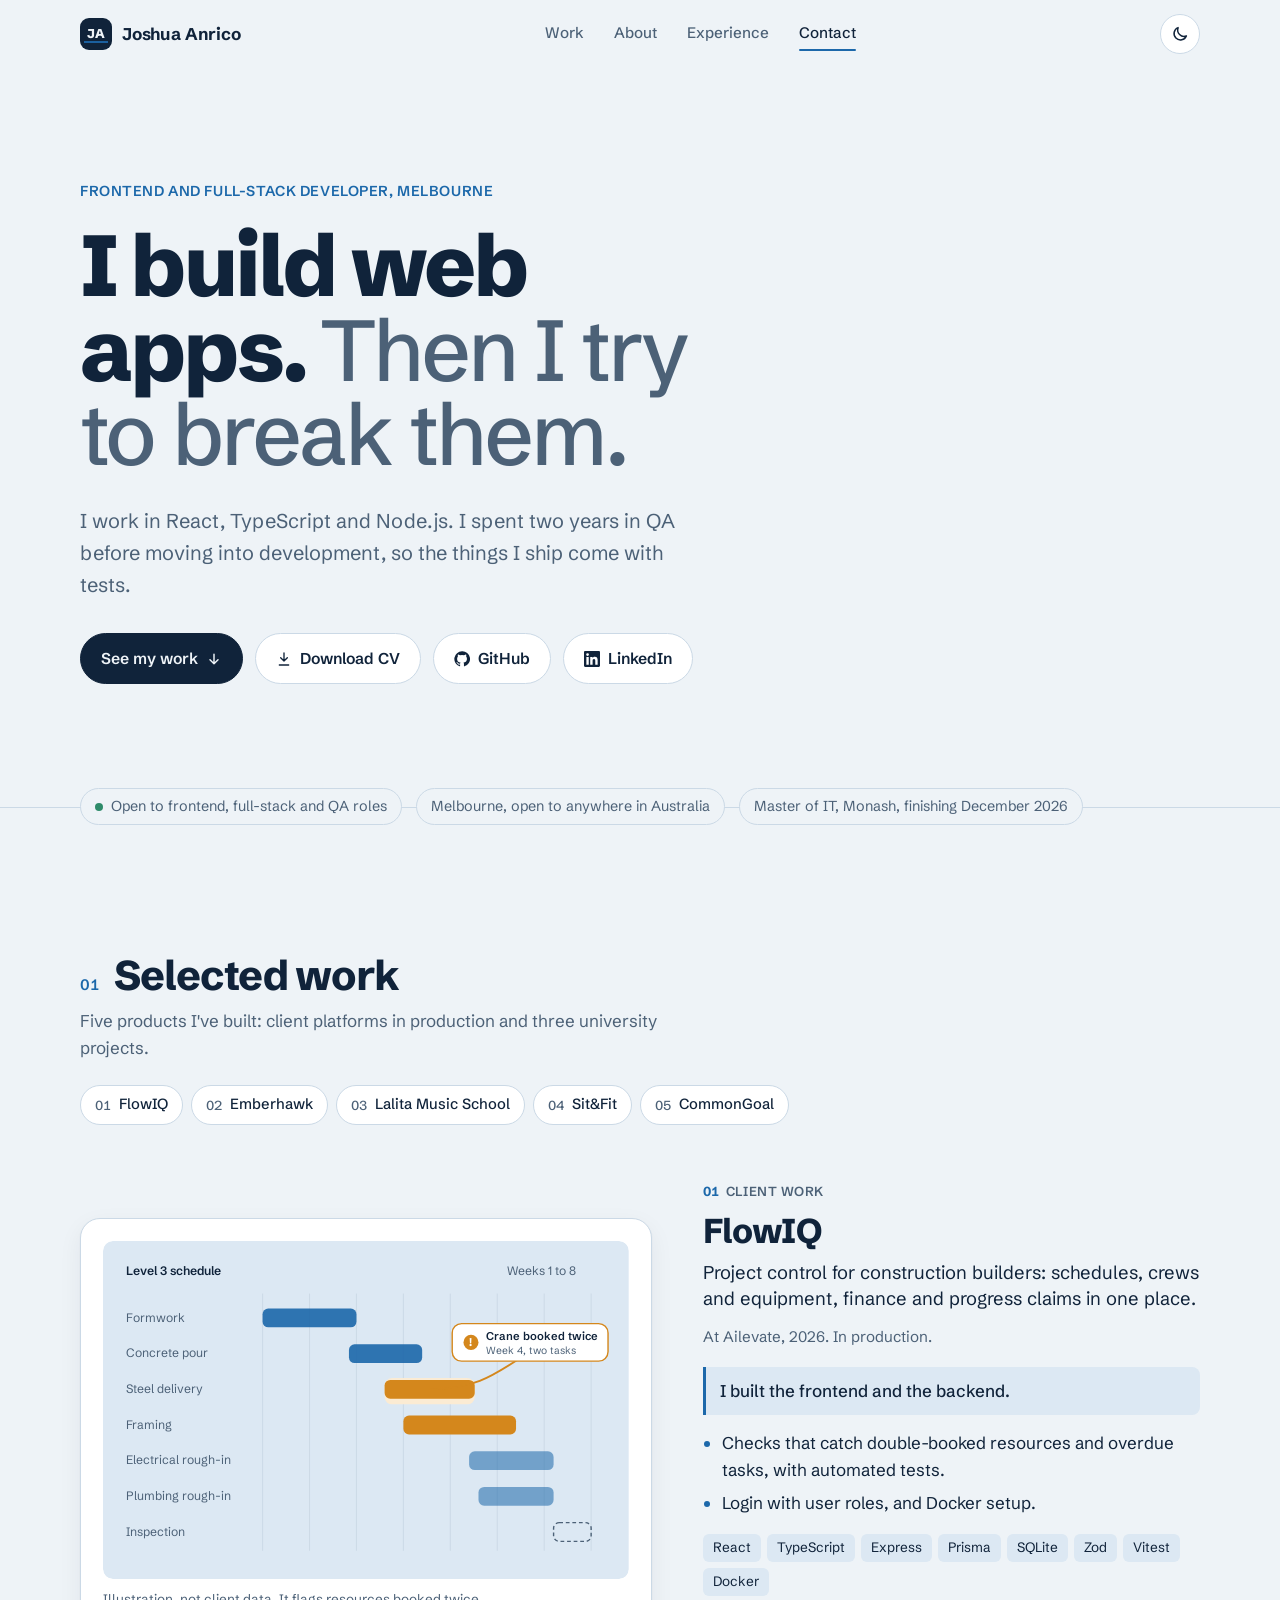
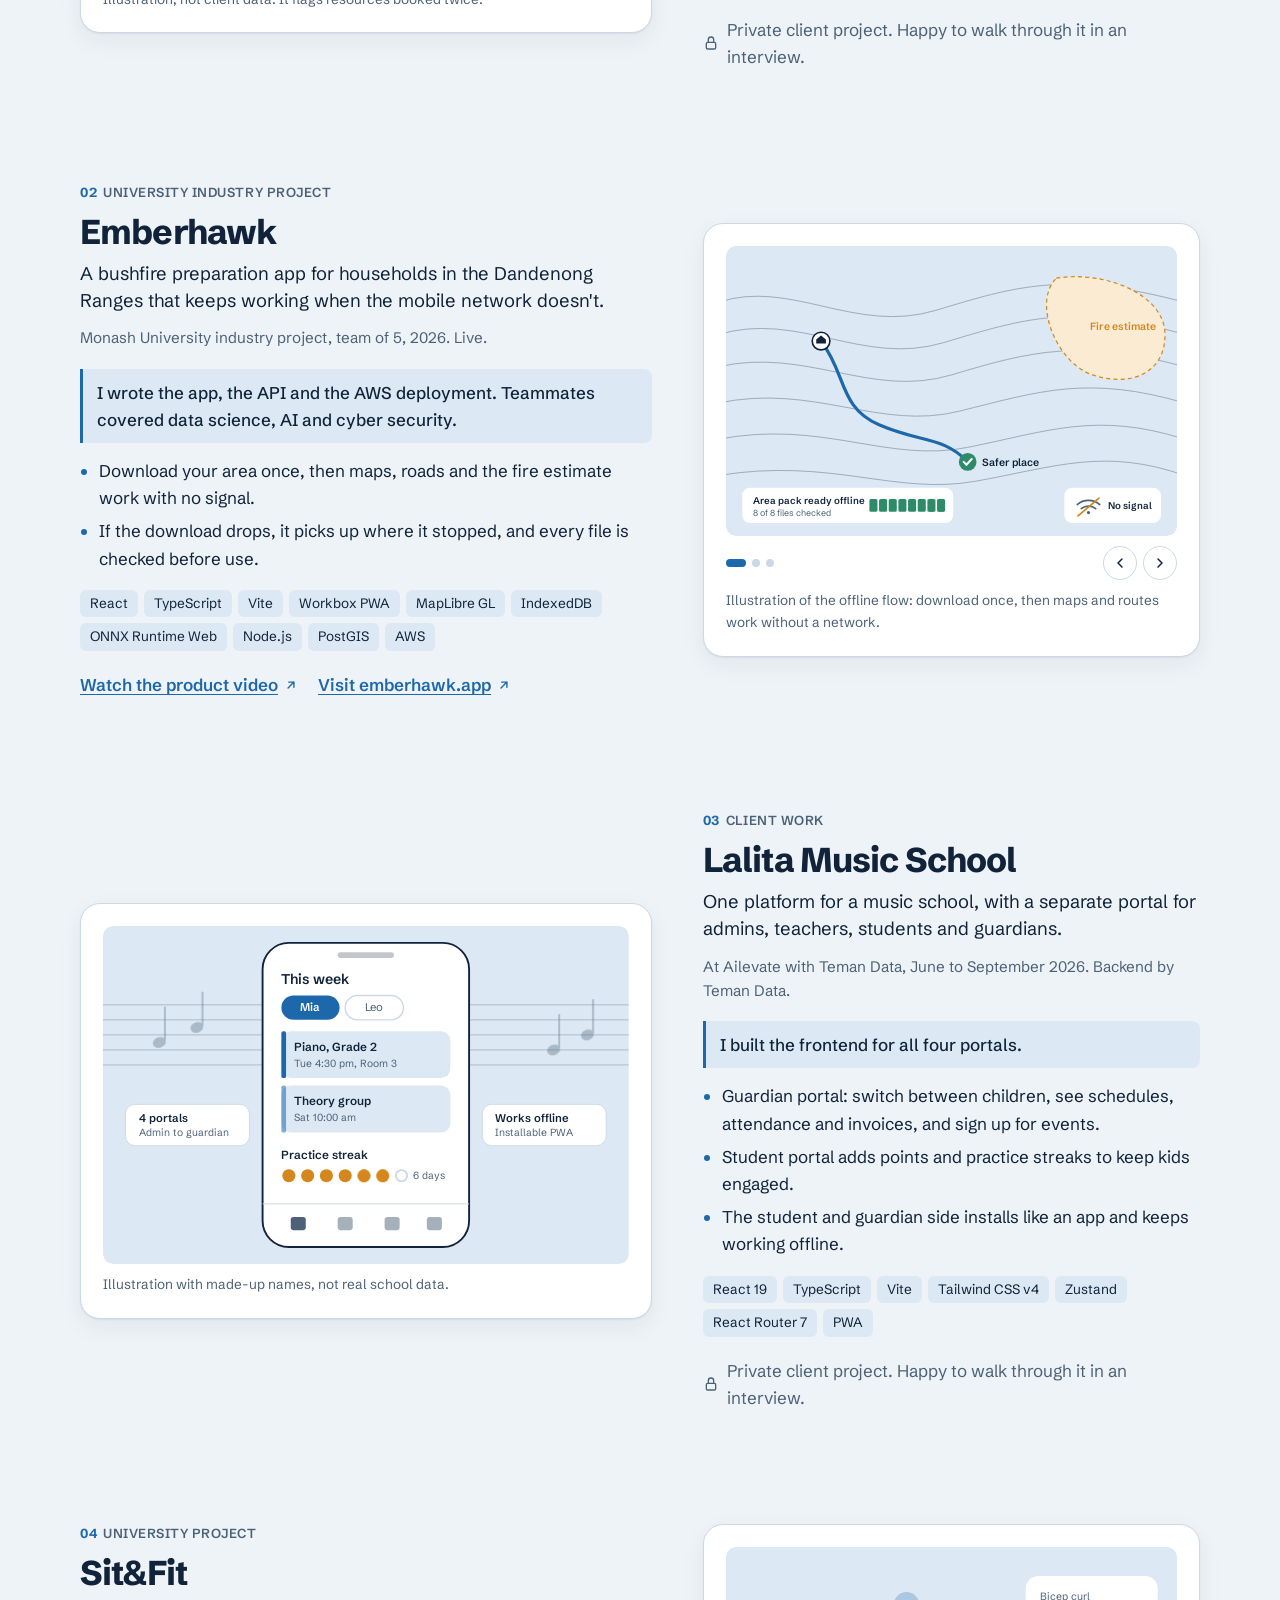
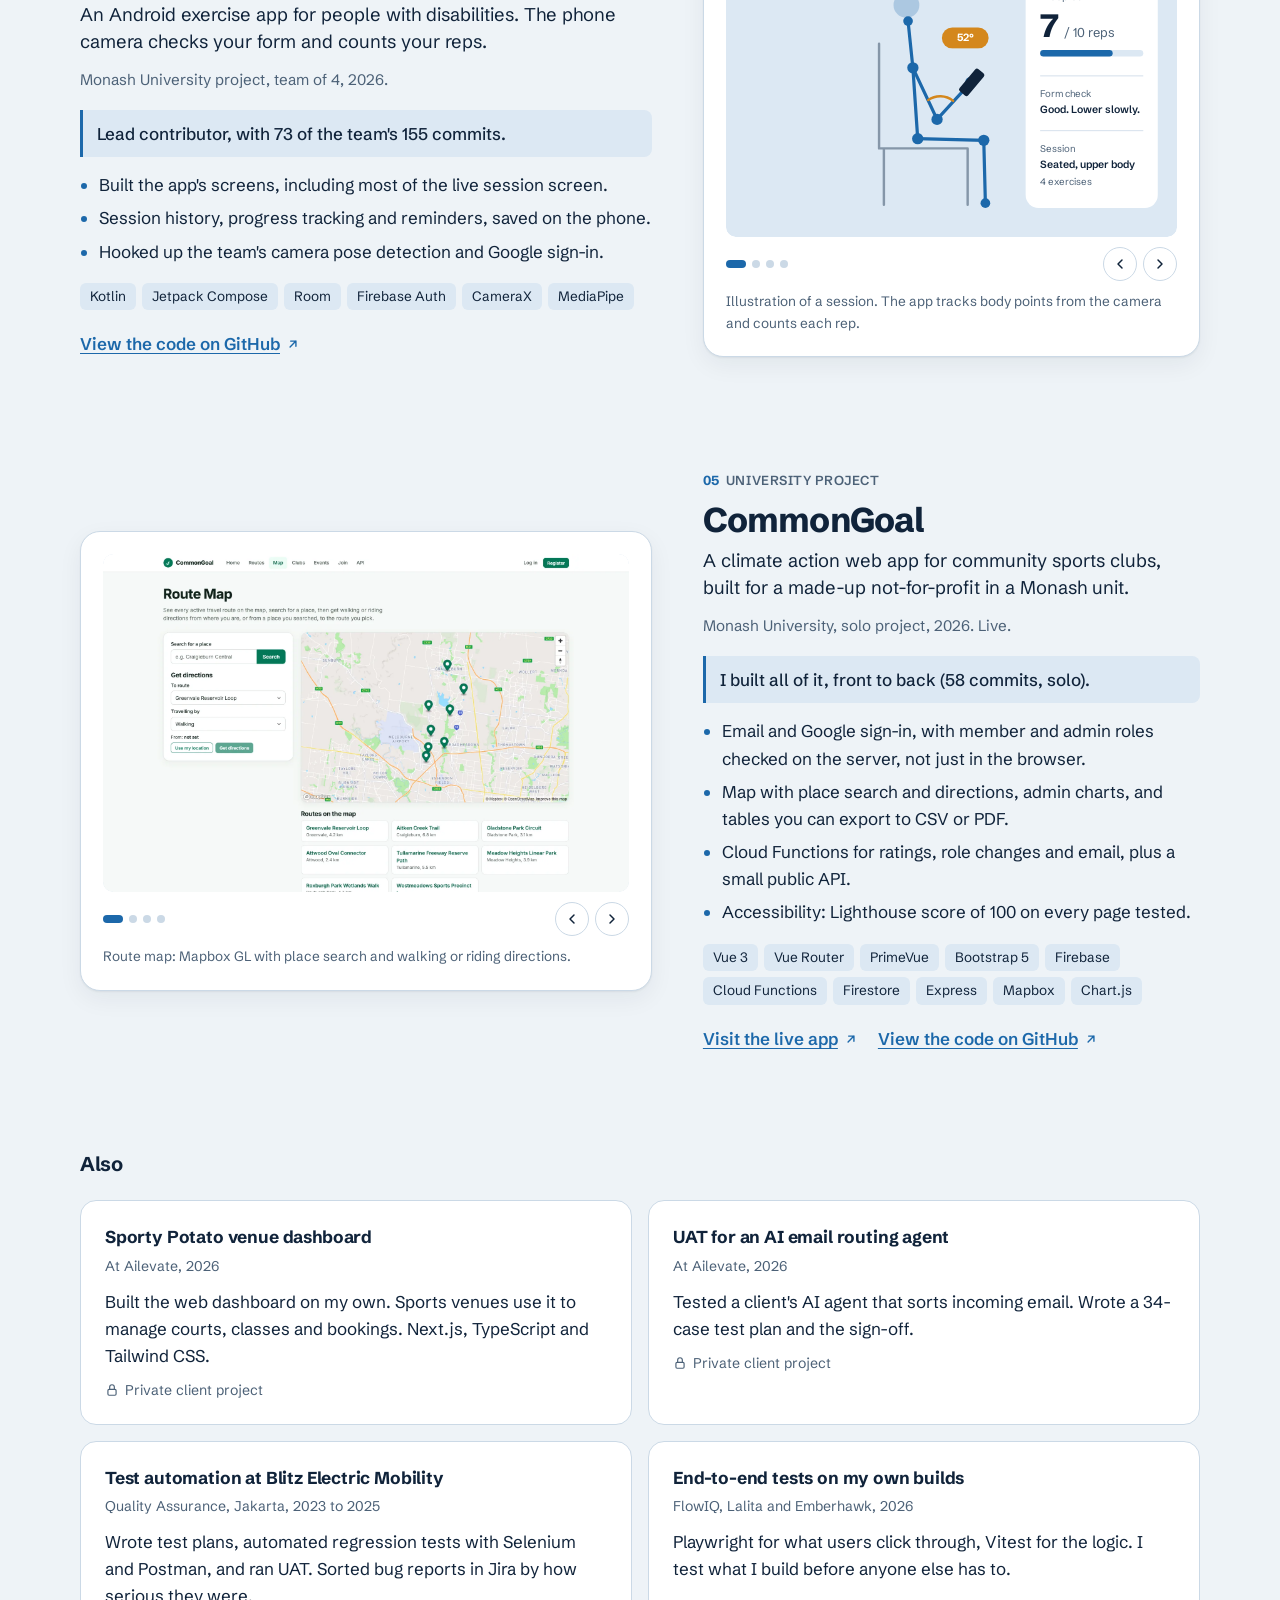
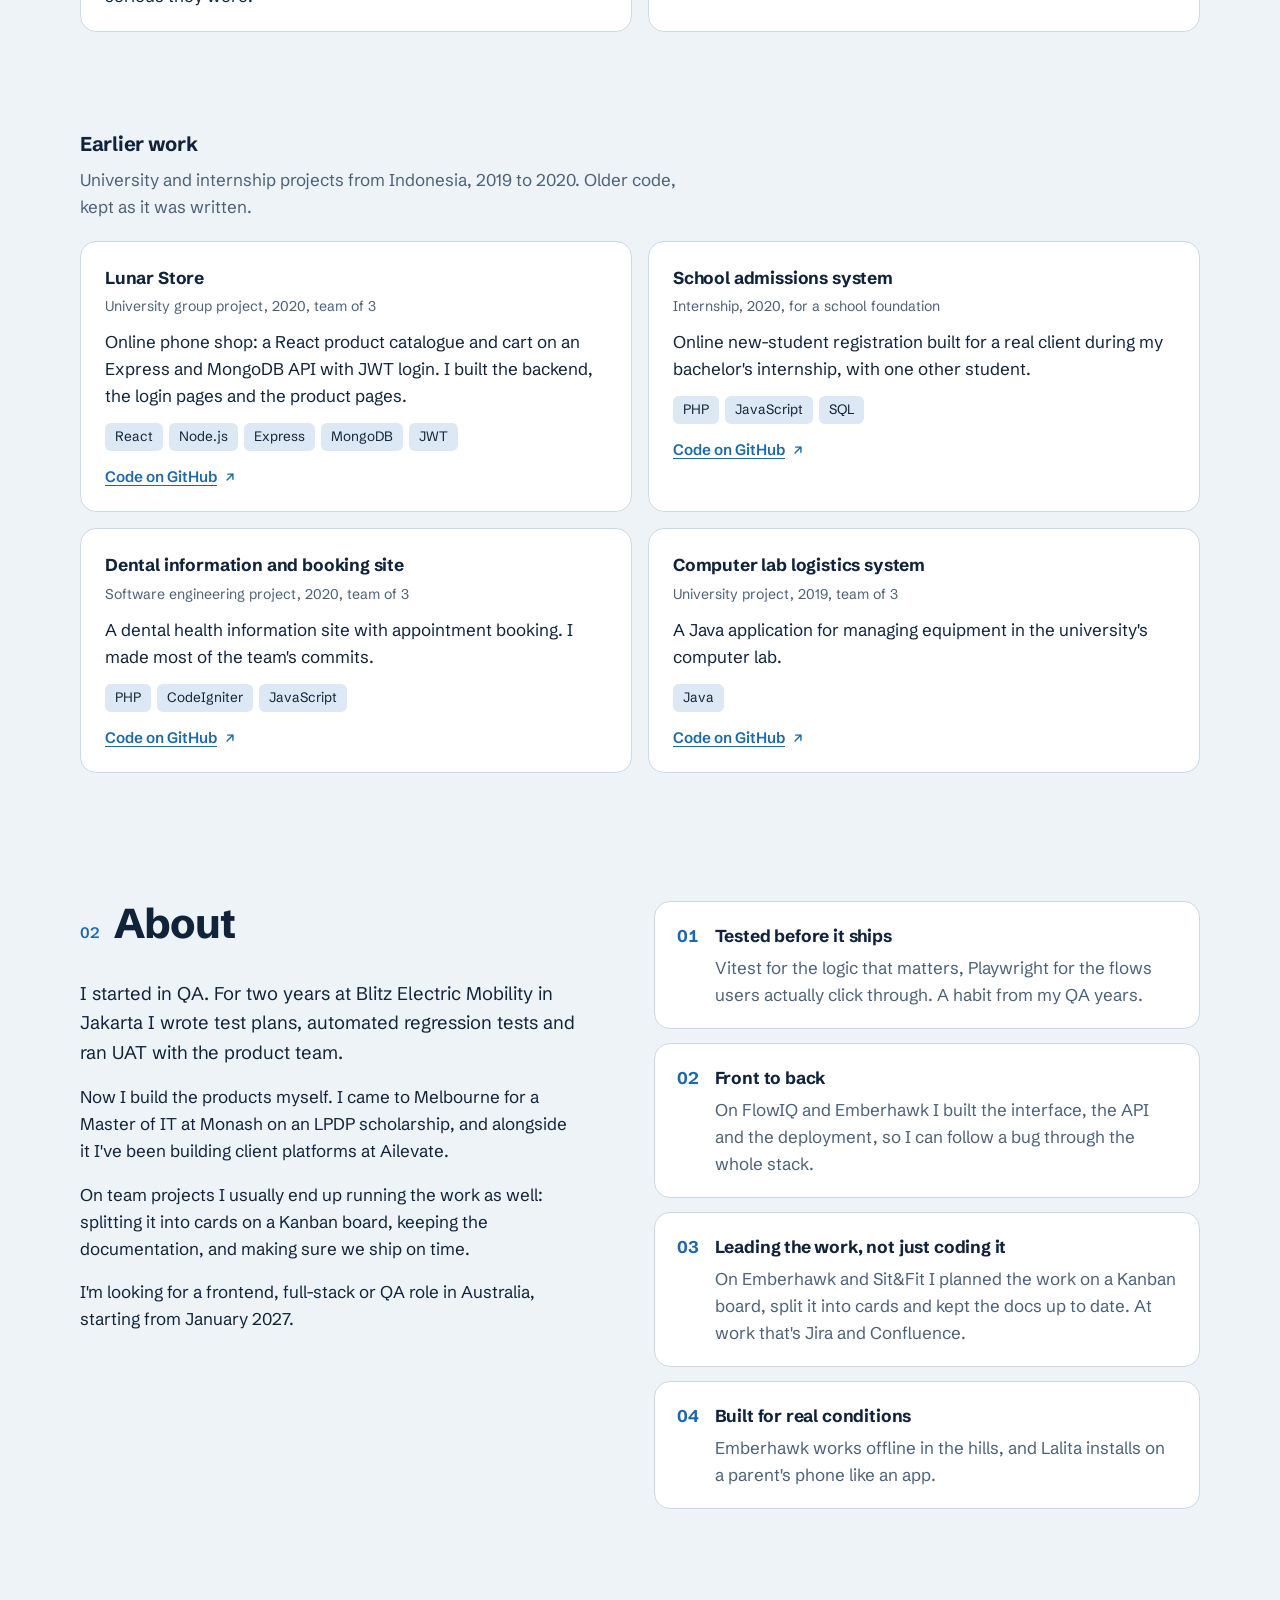
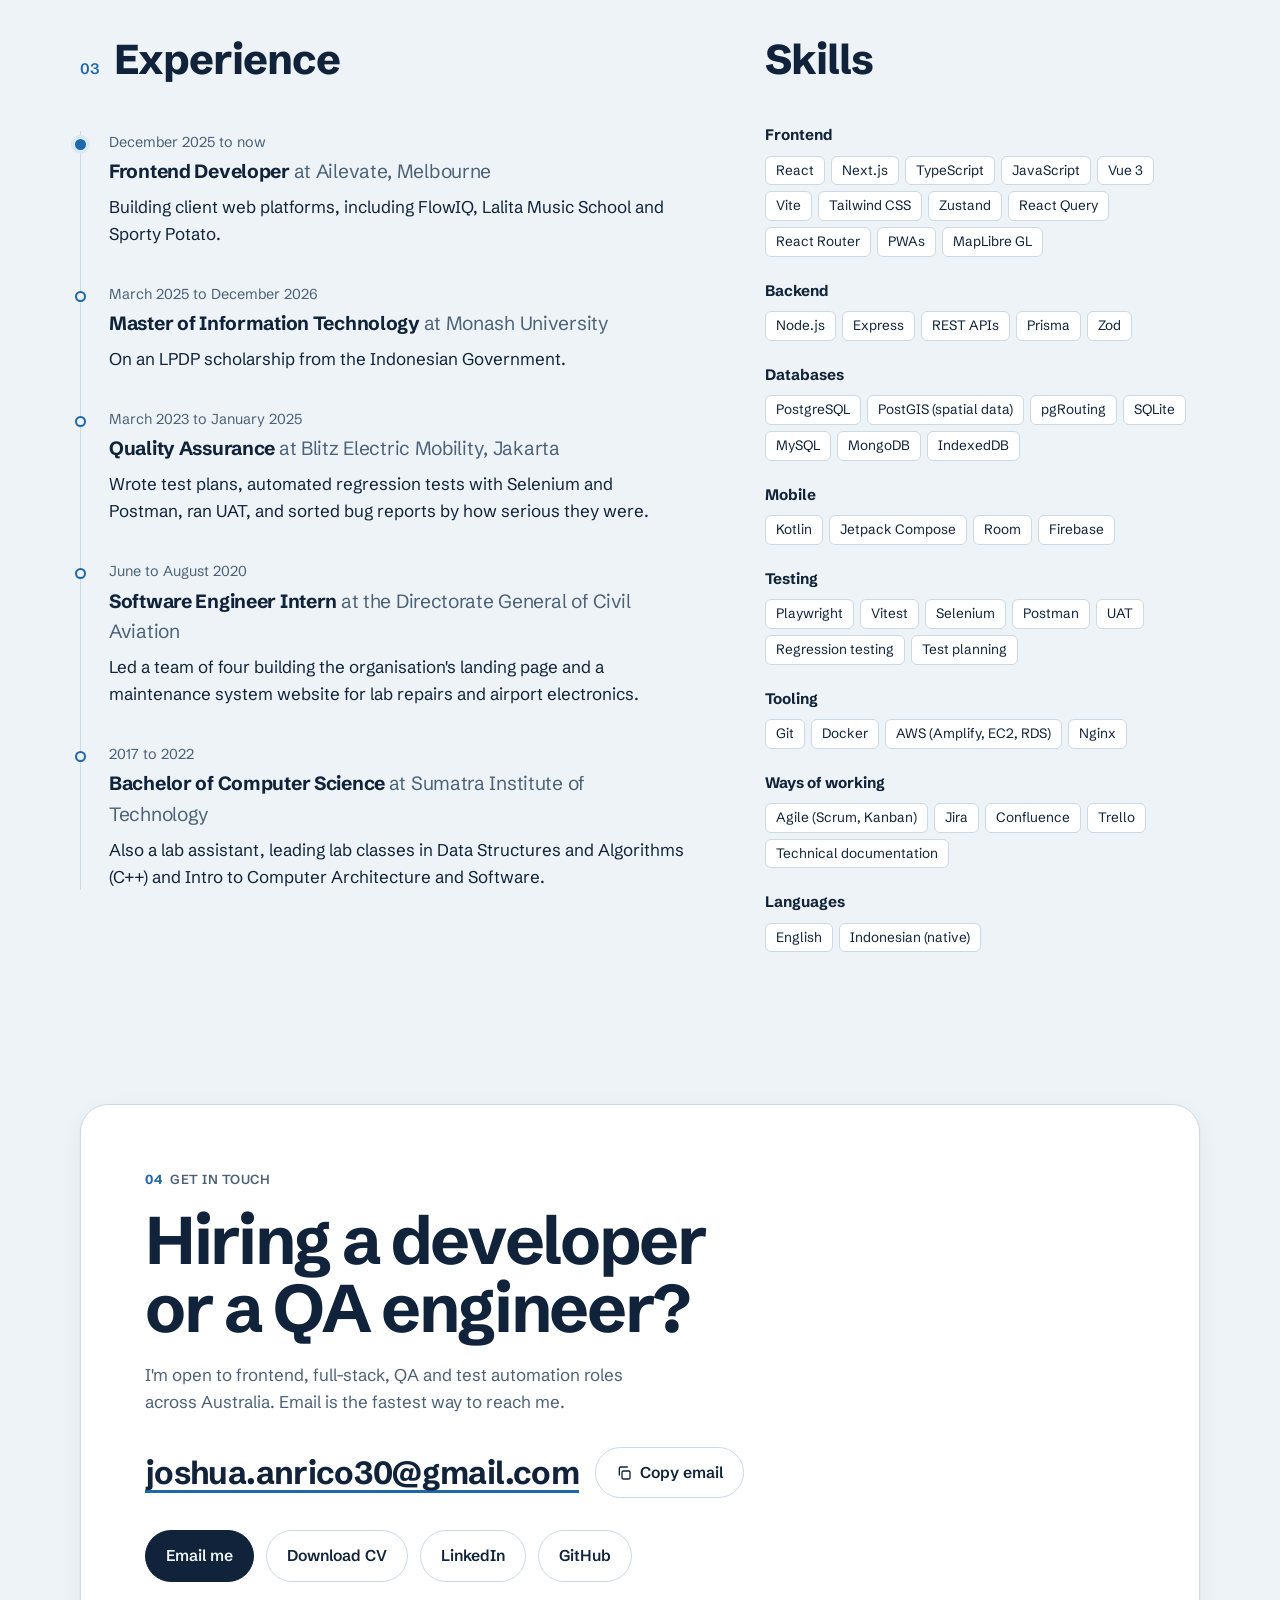
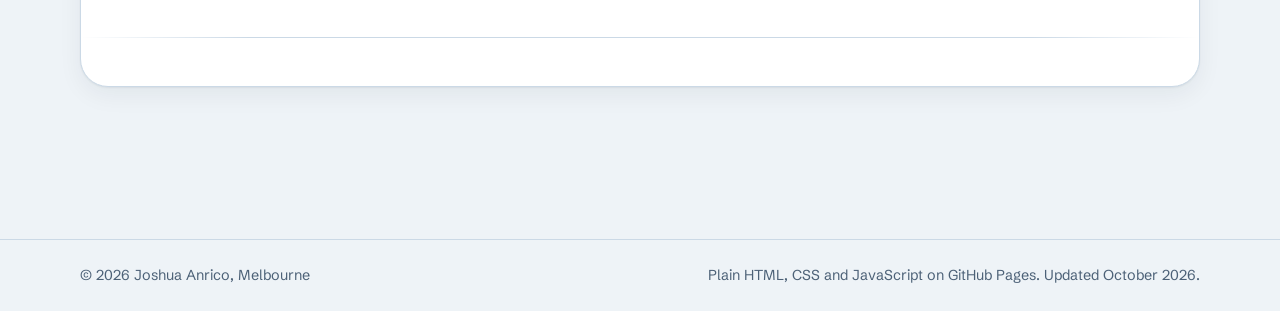
<file: index.html>
<!doctype html>
<html lang="en">
<head>
<meta charset="utf-8">
<meta name="viewport" content="width=device-width, initial-scale=1">
<title>Joshua Anrico | Frontend and full-stack developer</title>
<meta name="description" content="Joshua Anrico, frontend and full-stack developer in Melbourne. React, TypeScript and Node.js, with two years of QA experience.">
<meta name="author" content="Laurensius Joshua Anrico Agustinus">
<meta name="theme-color" content="#EEF3F7" media="(prefers-color-scheme: light)">
<meta name="theme-color" content="#0C1725" media="(prefers-color-scheme: dark)">
<link rel="canonical" href="https://joshuaanrico.github.io/">
<meta property="og:title" content="Joshua Anrico | Frontend and full-stack developer">
<meta property="og:description" content="React, TypeScript and Node.js. Melbourne, open to roles across Australia.">
<meta property="og:type" content="website">
<meta property="og:url" content="https://joshuaanrico.github.io/">
<meta name="twitter:card" content="summary">
<link rel="icon" href="favicon.svg" type="image/svg+xml">
<link rel="preconnect" href="https://fonts.googleapis.com">
<link rel="preconnect" href="https://fonts.gstatic.com" crossorigin>
<link href="https://fonts.googleapis.com/css2?family=Schibsted+Grotesk:ital,wght@0,400..900;1,400..700&display=swap" rel="stylesheet">
<link rel="stylesheet" href="css/style.css">
<script>
  // Runs before the page paints: apply the saved theme so there is no flash
  document.documentElement.classList.add('js');
  try {
    var saved = localStorage.getItem('theme');
    if (saved === 'light' || saved === 'dark') document.documentElement.setAttribute('data-theme', saved);
  } catch (e) {}
</script>
<script type="application/ld+json">
{
  "@context": "https://schema.org",
  "@type": "Person",
  "name": "Laurensius Joshua Anrico Agustinus",
  "alternateName": "Joshua Anrico",
  "jobTitle": "Frontend and full-stack developer",
  "url": "https://joshuaanrico.github.io/",
  "email": "mailto:joshua.anrico30@gmail.com",
  "address": { "@type": "PostalAddress", "addressLocality": "Melbourne", "addressRegion": "VIC", "addressCountry": "AU" },
  "alumniOf": ["Monash University", "Sumatra Institute of Technology"],
  "sameAs": ["https://github.com/joshuaanrico", "https://www.linkedin.com/in/joshuaanrico"]
}
</script>
</head>
<body>
<a class="skip" href="#main">Skip to content</a>

<header class="site-head">
  <div class="wrap head-row">
    <a class="brand" href="#top" aria-label="Joshua Anrico, back to top"><span class="mark" aria-hidden="true">JA</span>Joshua Anrico</a>
    <nav class="nav" id="nav" aria-label="Main">
      <ul>
        <li><a href="#work">Work</a></li>
        <li><a href="#about">About</a></li>
        <li><a href="#experience">Experience</a></li>
        <li><a href="#contact">Contact</a></li>
      </ul>
    </nav>
    <div class="head-tools">
      <button class="icon-btn theme-btn" type="button" aria-label="Switch between light and dark mode">
        <svg class="i-moon" viewBox="0 0 24 24" fill="none" stroke="currentColor" stroke-width="2" stroke-linecap="round" stroke-linejoin="round" aria-hidden="true"><path d="M20.5 14.5A8.5 8.5 0 0 1 9.5 3.5a8.5 8.5 0 1 0 11 11z"/></svg>
        <svg class="i-sun" viewBox="0 0 24 24" fill="none" stroke="currentColor" stroke-width="2" stroke-linecap="round" aria-hidden="true"><circle cx="12" cy="12" r="4.5"/><path d="M12 2v2.5M12 19.5V22M2 12h2.5M19.5 12H22M4.9 4.9l1.8 1.8M17.3 17.3l1.8 1.8M4.9 19.1l1.8-1.8M17.3 6.7l1.8-1.8"/></svg>
      </button>
      <button class="icon-btn menu-btn" type="button" aria-expanded="false" aria-controls="nav" aria-label="Open menu">
        <svg class="i-open" viewBox="0 0 24 24" fill="none" stroke="currentColor" stroke-width="2" stroke-linecap="round" aria-hidden="true"><path d="M4 7h16M4 12h16M4 17h16"/></svg>
        <svg class="i-close" viewBox="0 0 24 24" fill="none" stroke="currentColor" stroke-width="2" stroke-linecap="round" aria-hidden="true"><path d="M6 6l12 12M18 6L6 18"/></svg>
      </button>
    </div>
  </div>
</header>

<main id="main">
  <!-- HERO -->
  <section class="hero" id="top">
    <div class="wrap">
      <p class="eyebrow">Frontend and full-stack developer, Melbourne</p>
      <h1>I build web apps. <span class="soft">Then I try to break them.</span></h1>
      <p class="hero-sub">I work in React, TypeScript and Node.js. I spent two years in QA before moving into development, so the things I ship come with tests.</p>
      <div class="actions">
        <a class="btn primary" href="#work">
          See my work
          <svg viewBox="0 0 24 24" fill="none" stroke="currentColor" stroke-width="2.2" stroke-linecap="round" stroke-linejoin="round" aria-hidden="true"><path d="M12 5v14M6 13l6 6 6-6"/></svg>
        </a>
        <a class="btn" href="Joshua-Anrico-CV.pdf" download>
          <svg viewBox="0 0 24 24" fill="none" stroke="currentColor" stroke-width="2" stroke-linecap="round" stroke-linejoin="round" aria-hidden="true"><path d="M12 3v12M7 10l5 5 5-5M5 21h14"/></svg>
          Download CV
        </a>
        <a class="btn" href="https://github.com/joshuaanrico" rel="me">
          <svg viewBox="0 0 24 24" fill="currentColor" aria-hidden="true"><path d="M12 .5a11.5 11.5 0 0 0-3.64 22.41c.58.1.79-.25.79-.56v-2c-3.2.7-3.88-1.37-3.88-1.37-.52-1.33-1.28-1.69-1.28-1.69-1.05-.72.08-.7.08-.7 1.16.08 1.77 1.19 1.77 1.19 1.03 1.77 2.7 1.26 3.36.96.1-.75.4-1.26.73-1.55-2.55-.29-5.24-1.28-5.24-5.69 0-1.26.45-2.28 1.19-3.09-.12-.29-.52-1.46.11-3.05 0 0 .97-.31 3.17 1.18a11 11 0 0 1 5.77 0c2.2-1.49 3.17-1.18 3.17-1.18.63 1.59.23 2.76.11 3.05.74.81 1.19 1.83 1.19 3.09 0 4.42-2.7 5.39-5.26 5.68.41.36.78 1.06.78 2.14v3.17c0 .31.21.67.8.56A11.5 11.5 0 0 0 12 .5z"/></svg>
          GitHub
        </a>
        <a class="btn" href="https://www.linkedin.com/in/joshuaanrico" rel="me">
          <svg viewBox="0 0 24 24" fill="currentColor" aria-hidden="true"><path d="M20.45 20.45h-3.56v-5.57c0-1.33-.03-3.04-1.85-3.04-1.86 0-2.14 1.45-2.14 2.95v5.66H9.34V9h3.42v1.56h.05c.48-.9 1.64-1.85 3.38-1.85 3.61 0 4.28 2.38 4.28 5.47v6.27zM5.34 7.43a2.06 2.06 0 1 1 0-4.13 2.06 2.06 0 0 1 0 4.13zM7.12 20.45H3.56V9h3.56v11.45zM22.22 0H1.77C.79 0 0 .77 0 1.73v20.54C0 23.23.79 24 1.77 24h20.45c.98 0 1.78-.77 1.78-1.73V1.73C24 .77 23.2 0 22.22 0z"/></svg>
          LinkedIn
        </a>
      </div>
    </div>
    <div class="horizon" aria-label="Current status">
      <div class="wrap">
        <span class="pill"><span class="dot" aria-hidden="true"></span>Open to frontend, full-stack and QA roles</span>
        <span class="pill">Melbourne, open to anywhere in Australia</span>
        <span class="pill">Master of IT, Monash, finishing December 2026</span>
      </div>
    </div>
  </section>

  <!-- WORK -->
  <section class="section" id="work">
    <div class="wrap">
      <div class="reveal">
        <div class="section-head"><span class="num">01</span><h2>Selected work</h2></div>
        <p class="lede">Five products I've built: client platforms in production and three university projects.</p>
        <ul class="jump" aria-label="Jump to a project">
          <li><a href="#flowiq"><span>01</span>FlowIQ</a></li>
          <li><a href="#emberhawk"><span>02</span>Emberhawk</a></li>
          <li><a href="#lalita"><span>03</span>Lalita Music School</a></li>
          <li><a href="#sitfit"><span>04</span>Sit&amp;Fit</a></li>
          <li><a href="#commongoal"><span>05</span>CommonGoal</a></li>
        </ul>
      </div>

      <div class="projects">

        <!-- FLOWIQ -->
        <article class="project" id="flowiq">
          <figure class="figure">
            <!-- To use a real screenshot instead, replace this <svg> with: <img src="img/flowiq.png" alt="FlowIQ schedule view" loading="lazy"> -->
            <svg viewBox="0 0 560 360" role="img" aria-label="Illustration of a construction schedule. Two tasks booked on the same crane overlap and are flagged as a conflict.">
              <rect class="ill-bg" x="0" y="0" width="560" height="360" rx="10"/>
              <text class="ill-text-ink" x="24" y="36">Level 3 schedule</text>
              <text class="ill-text" x="430" y="36">Weeks 1 to 8</text>
              <g class="ill-line" stroke-width="1">
                <path d="M170 56V330M220 56V330M270 56V330M320 56V330M370 56V330M420 56V330M470 56V330M520 56V330"/>
              </g>
              <g class="ill-text">
                <text x="24" y="86">Formwork</text>
                <text x="24" y="124">Concrete pour</text>
                <text x="24" y="162">Steel delivery</text>
                <text x="24" y="200">Framing</text>
                <text x="24" y="238">Electrical rough-in</text>
                <text x="24" y="276">Plumbing rough-in</text>
                <text x="24" y="314">Inspection</text>
              </g>
              <rect class="ill-accent" x="170" y="72" width="100" height="20" rx="6" opacity=".9"/>
              <rect class="ill-accent" x="262" y="110" width="78" height="20" rx="6" opacity=".9"/>
              <rect class="ill-signal-wash" x="300" y="146" width="96" height="28" rx="8"/>
              <rect class="ill-signal" x="300" y="148" width="96" height="20" rx="6"/>
              <rect class="ill-signal" x="320" y="186" width="120" height="20" rx="6"/>
              <rect class="ill-accent" x="390" y="224" width="90" height="20" rx="6" opacity=".55"/>
              <rect class="ill-accent" x="400" y="262" width="80" height="20" rx="6" opacity=".55"/>
              <rect class="ill-stroke-muted" x="480" y="300" width="40" height="20" rx="6" stroke-width="1.5" stroke-dasharray="4 3"/>
              <path class="ill-stroke-signal draw" pathLength="1" d="M348 158 C 400 158, 420 140, 452 120" stroke-width="2"/>
              <g class="pop" style="--d:1.1s">
                <rect class="ill-surface" x="372" y="88" width="166" height="40" rx="10" stroke="var(--signal)" stroke-width="1.5"/>
                <circle class="ill-signal" cx="392" cy="108" r="8"/>
                <text x="392" y="112" text-anchor="middle" style="font-size:12px;font-weight:700;fill:var(--surface)">!</text>
                <text class="ill-text-ink" x="408" y="105" style="font-size:12px">Crane booked twice</text>
                <text class="ill-text" x="408" y="120" style="font-size:11px">Week 4, two tasks</text>
              </g>
            </svg>
            <figcaption>Illustration, not client data. It flags resources booked twice.</figcaption>
          </figure>
          <div class="reveal">
            <p class="kind"><b>01</b>Client work</p>
            <h3>FlowIQ</h3>
            <p class="tagline">Project control for construction builders: schedules, crews and equipment, finance and progress claims in one place.</p>
            <p class="context">At Ailevate, 2026. In production.</p>
            <p class="role">I built the frontend and the backend.</p>
            <ul class="points">
              <li>Checks that catch double-booked resources and overdue tasks, with automated tests.</li>
              <li>Login with user roles, and Docker setup.</li>
            </ul>
            <ul class="tags" aria-label="Tech stack">
              <li>React</li><li>TypeScript</li><li>Express</li><li>Prisma</li><li>SQLite</li><li>Zod</li><li>Vitest</li><li>Docker</li>
            </ul>
            <div class="links">
              <span class="note">
                <svg viewBox="0 0 24 24" fill="none" stroke="currentColor" stroke-width="2" stroke-linecap="round" stroke-linejoin="round" aria-hidden="true"><rect x="5" y="11" width="14" height="10" rx="2"/><path d="M8 11V7a4 4 0 0 1 8 0v4"/></svg>
                Private client project. Happy to walk through it in an interview.
              </span>
            </div>
          </div>
        </article>

        <!-- EMBERHAWK -->
        <article class="project" id="emberhawk">
          <figure class="figure" data-gallery>
            <!-- Each .slide is one view. Arrows and dots appear by themselves once there are 2 or more.
                 Screenshot: <div class="slide" data-caption="..."><img src="img/emberhawk-1.png" alt="..." loading="lazy"></div>
                 Clip (muted loop, 10 to 20 s): <div class="slide" data-caption="..."><video src="img/emberhawk-offline.mp4" muted loop playsinline preload="metadata"></video></div> -->
            <div class="slides">
            <div class="slide" data-caption="Illustration of the offline flow: download once, then maps and routes work without a network.">
            <svg viewBox="0 0 560 360" role="img" aria-label="Illustration of a contour map with a route from a home to a safer place, and an area pack where every file has been verified for offline use.">
              <rect class="ill-bg" x="0" y="0" width="560" height="360" rx="10"/>
              <g class="ill-stroke-muted" stroke-width="1" opacity=".55">
                <path d="M-10 70 C 80 40, 160 110, 260 80 S 420 30, 570 70"/>
                <path d="M-10 110 C 90 80, 170 150, 270 120 S 430 70, 570 110"/>
                <path d="M-10 150 C 100 125, 180 190, 280 160 S 440 115, 570 150"/>
                <path d="M-10 195 C 110 170, 190 230, 290 205 S 450 160, 570 195"/>
                <path d="M-10 240 C 120 215, 200 270, 300 250 S 460 205, 570 240"/>
                <path d="M-10 285 C 130 262, 210 310, 310 292 S 470 250, 570 285"/>
              </g>
              <path class="ill-signal-wash" d="M410 40 C 470 30, 545 60, 545 110 C 545 160, 500 175, 455 160 C 410 145, 380 70, 410 40 Z"/>
              <path class="ill-stroke-signal" d="M410 40 C 470 30, 545 60, 545 110 C 545 160, 500 175, 455 160 C 410 145, 380 70, 410 40 Z" stroke-width="1.5" stroke-dasharray="5 4"/>
              <text class="ill-text" x="452" y="104" style="fill:var(--signal);font-weight:600">Fire estimate</text>
              <path class="ill-stroke-accent draw" pathLength="1" d="M118 118 C 150 160, 140 200, 190 222 S 270 236, 300 268" stroke-width="4" stroke-linecap="round"/>
              <circle class="ill-surface" cx="118" cy="118" r="11" stroke="var(--ink)" stroke-width="2"/>
              <path class="ill-ink" d="M112 121v-5l6-5 6 5v5z"/>
              <g class="pop" style="--d:1.2s">
                <circle class="ill-ok" cx="300" cy="268" r="11"/>
                <path d="M295 268l3.5 3.5 6.5-7" stroke="var(--surface)" stroke-width="2.5" fill="none" stroke-linecap="round"/>
                <text class="ill-text-ink" x="318" y="273">Safer place</text>
              </g>
              <rect class="ill-surface" x="20" y="300" width="262" height="44" rx="10"/>
              <text class="ill-text-ink" x="34" y="320" style="font-size:12px">Area pack ready offline</text>
              <text class="ill-text" x="34" y="335" style="font-size:11px">8 of 8 files checked</text>
              <g>
                <rect class="ill-ok" x="178" y="314" width="10" height="16" rx="2"/>
                <rect class="ill-ok" x="190" y="314" width="10" height="16" rx="2"/>
                <rect class="ill-ok" x="202" y="314" width="10" height="16" rx="2"/>
                <rect class="ill-ok" x="214" y="314" width="10" height="16" rx="2"/>
                <rect class="ill-ok" x="226" y="314" width="10" height="16" rx="2"/>
                <rect class="ill-ok" x="238" y="314" width="10" height="16" rx="2"/>
                <rect class="ill-ok pop" style="--d:1.3s" x="250" y="314" width="10" height="16" rx="2"/>
                <rect class="ill-ok pop" style="--d:1.45s" x="262" y="314" width="10" height="16" rx="2"/>
              </g>
              <g>
                <rect class="ill-surface" x="420" y="300" width="120" height="44" rx="10"/>
                <path class="ill-stroke-muted" d="M436 321c8-7 20-7 28 0M441 326c5-4 13-4 18 0" stroke-width="2" stroke-linecap="round"/>
                <circle class="ill-muted" cx="450" cy="331" r="2"/>
                <path class="ill-stroke-signal" d="M437 335L463 313" stroke-width="2.2" stroke-linecap="round"/>
                <text class="ill-text-ink" x="474" y="326" style="font-size:12px">No signal</text>
              </g>
            </svg>
            </div>
            <div class="slide" data-caption="Setup: welcome screen, choosing an address, then the local terrain and vegetation context. Shown with a public landmark address.">
              <img src="img/emberhawk-setup.webp" alt="Three Emberhawk phone screens: the welcome screen, the address picker with a map, and the Your place screen describing the slope and nearby bush." width="1680" height="1080" loading="lazy">
            </div>
            <div class="slide" data-caption="Confirming the roads you would use to leave, then the offline pack screen with the device offline.">
              <img src="img/emberhawk-ways-out.webp" alt="Two Emberhawk phone screens: a map with two ways out to confirm, and the offline pack screen with the status badge showing Offline." width="1680" height="1080" loading="lazy">
            </div>
            </div>
            <figcaption>Illustration of the offline flow: download once, then maps and routes work without a network.</figcaption>
          </figure>
          <div class="reveal">
            <p class="kind"><b>02</b>University industry project</p>
            <h3>Emberhawk</h3>
            <p class="tagline">A bushfire preparation app for households in the Dandenong Ranges that keeps working when the mobile network doesn't.</p>
            <p class="context">Monash University industry project, team of 5, 2026. Live.</p>
            <p class="role">I wrote the app, the API and the AWS deployment. Teammates covered data science, AI and cyber security.</p>
            <ul class="points">
              <li>Download your area once, then maps, roads and the fire estimate work with no signal.</li>
              <li>If the download drops, it picks up where it stopped, and every file is checked before use.</li>
            </ul>
            <ul class="tags" aria-label="Tech stack">
              <li>React</li><li>TypeScript</li><li>Vite</li><li>Workbox PWA</li><li>MapLibre GL</li><li>IndexedDB</li><li>ONNX Runtime Web</li><li>Node.js</li><li>PostGIS</li><li>AWS</li>
            </ul>
            <div class="links">
              <a href="https://drive.google.com/file/d/1NfiRi4_igYjI9IZdX4tDqjZrKb6BfHjS/view">Watch the product video
                <svg viewBox="0 0 24 24" fill="none" stroke="currentColor" stroke-width="2.4" stroke-linecap="round" stroke-linejoin="round" aria-hidden="true"><path d="M7 17L17 7M8 7h9v9"/></svg>
              </a>
              <a href="https://emberhawk.app">Visit emberhawk.app
                <svg viewBox="0 0 24 24" fill="none" stroke="currentColor" stroke-width="2.4" stroke-linecap="round" stroke-linejoin="round" aria-hidden="true"><path d="M7 17L17 7M8 7h9v9"/></svg>
              </a>
            </div>
          </div>
        </article>

        <!-- LALITA -->
        <article class="project" id="lalita">
          <figure class="figure">
            <svg viewBox="0 0 560 360" role="img" aria-label="Illustration of the guardian portal on a phone: switching between two children, this week's lessons, and a practice streak.">
              <rect class="ill-bg" x="0" y="0" width="560" height="360" rx="10"/>
              <g class="ill-stroke-muted" stroke-width="1" opacity=".35">
                <path d="M0 84H560M0 100H560M0 116H560M0 132H560M0 148H560"/>
              </g>
              <g class="ill-muted" opacity=".35">
                <ellipse cx="60" cy="124" rx="7" ry="5.5" transform="rotate(-20 60 124)"/><path d="M66 122V86" stroke="var(--muted)" stroke-width="2"/>
                <ellipse cx="100" cy="108" rx="7" ry="5.5" transform="rotate(-20 100 108)"/><path d="M106 106V70" stroke="var(--muted)" stroke-width="2"/>
                <ellipse cx="480" cy="132" rx="7" ry="5.5" transform="rotate(-20 480 132)"/><path d="M486 130V94" stroke="var(--muted)" stroke-width="2"/>
                <ellipse cx="516" cy="116" rx="7" ry="5.5" transform="rotate(-20 516 116)"/><path d="M522 114V78" stroke="var(--muted)" stroke-width="2"/>
              </g>
              <rect class="ill-surface" x="170" y="18" width="220" height="324" rx="28" stroke="var(--ink)" stroke-width="2"/>
              <rect class="ill-ink" x="250" y="28" width="60" height="6" rx="3" opacity=".25"/>
              <text class="ill-text-ink" x="190" y="62" style="font-size:15px">This week</text>
              <rect class="ill-accent" x="190" y="74" width="62" height="26" rx="13"/>
              <text class="ill-text-on" x="221" y="91" text-anchor="middle">Mia</text>
              <rect class="ill-surface" x="258" y="74" width="62" height="26" rx="13" stroke="var(--line)" stroke-width="1.5"/>
              <text class="ill-text" x="289" y="91" text-anchor="middle" style="font-size:12px">Leo</text>
              <rect class="ill-bg" x="190" y="112" width="180" height="50" rx="10"/>
              <rect class="ill-accent" x="190" y="112" width="5" height="50" rx="2"/>
              <text class="ill-text-ink" x="204" y="133" style="font-size:12.5px">Piano, Grade 2</text>
              <text class="ill-text" x="204" y="150" style="font-size:11px">Tue 4:30 pm, Room 3</text>
              <rect class="ill-bg" x="190" y="170" width="180" height="50" rx="10"/>
              <rect class="ill-accent" x="190" y="170" width="5" height="50" rx="2" opacity=".55"/>
              <text class="ill-text-ink" x="204" y="191" style="font-size:12.5px">Theory group</text>
              <text class="ill-text" x="204" y="208" style="font-size:11px">Sat 10:00 am</text>
              <text class="ill-text-ink" x="190" y="248" style="font-size:12.5px">Practice streak</text>
              <g>
                <circle class="ill-signal" cx="198" cy="266" r="7"/>
                <circle class="ill-signal" cx="218" cy="266" r="7"/>
                <circle class="ill-signal" cx="238" cy="266" r="7"/>
                <circle class="ill-signal" cx="258" cy="266" r="7"/>
                <circle class="ill-signal pop" style="--d:1s" cx="278" cy="266" r="7"/>
                <circle class="ill-signal pop" style="--d:1.15s" cx="298" cy="266" r="7"/>
                <circle cx="318" cy="266" r="6" fill="none" stroke="var(--line)" stroke-width="2"/>
              </g>
              <text class="ill-text" x="330" y="270" style="font-size:11px">6 days</text>
              <path class="ill-line" d="M170 296H390" stroke-width="1"/>
              <g class="ill-muted">
                <rect x="200" y="310" width="16" height="14" rx="3"/>
                <rect x="250" y="310" width="16" height="14" rx="3" opacity=".5"/>
                <rect x="300" y="310" width="16" height="14" rx="3" opacity=".5"/>
                <rect x="345" y="310" width="16" height="14" rx="3" opacity=".5"/>
              </g>
              <g class="pop" style="--d:1.3s">
                <rect class="ill-surface" x="404" y="190" width="132" height="44" rx="10" stroke="var(--line)"/>
                <text class="ill-text-ink" x="418" y="209" style="font-size:12px">Works offline</text>
                <text class="ill-text" x="418" y="224" style="font-size:11px">Installable PWA</text>
              </g>
              <g class="pop" style="--d:1.45s">
                <rect class="ill-surface" x="24" y="190" width="132" height="44" rx="10" stroke="var(--line)"/>
                <text class="ill-text-ink" x="38" y="209" style="font-size:12px">4 portals</text>
                <text class="ill-text" x="38" y="224" style="font-size:11px">Admin to guardian</text>
              </g>
            </svg>
            <figcaption>Illustration with made-up names, not real school data.</figcaption>
          </figure>
          <div class="reveal">
            <p class="kind"><b>03</b>Client work</p>
            <h3>Lalita Music School</h3>
            <p class="tagline">One platform for a music school, with a separate portal for admins, teachers, students and guardians.</p>
            <p class="context">At Ailevate with Teman Data, June to September 2026. Backend by Teman Data.</p>
            <p class="role">I built the frontend for all four portals.</p>
            <ul class="points">
              <li>Guardian portal: switch between children, see schedules, attendance and invoices, and sign up for events.</li>
              <li>Student portal adds points and practice streaks to keep kids engaged.</li>
              <li>The student and guardian side installs like an app and keeps working offline.</li>
            </ul>
            <ul class="tags" aria-label="Tech stack">
              <li>React 19</li><li>TypeScript</li><li>Vite</li><li>Tailwind CSS v4</li><li>Zustand</li><li>React Router 7</li><li>PWA</li>
            </ul>
            <div class="links">
              <span class="note">
                <svg viewBox="0 0 24 24" fill="none" stroke="currentColor" stroke-width="2" stroke-linecap="round" stroke-linejoin="round" aria-hidden="true"><rect x="5" y="11" width="14" height="10" rx="2"/><path d="M8 11V7a4 4 0 0 1 8 0v4"/></svg>
                Private client project. Happy to walk through it in an interview.
              </span>
            </div>
          </div>
        </article>

        <!-- SIT&FIT -->
        <article class="project" id="sitfit">
          <figure class="figure" data-gallery>
            <!-- Add screenshots and a clip as more .slide elements, same as Emberhawk. Phone screenshots are fine: they are fitted, not cropped. -->
            <div class="slides">
            <div class="slide" data-caption="Illustration of a session. The app tracks body points from the camera and counts each rep.">
            <svg viewBox="0 0 560 360" role="img" aria-label="Illustration of a seated person doing a bicep curl. The app tracks body points, measures the elbow angle and counts reps.">
              <rect class="ill-bg" x="0" y="0" width="560" height="360" rx="10"/>
              <g class="ill-stroke-muted" stroke-width="3" stroke-linecap="round" opacity=".6">
                <path d="M190 120V250M190 250H300M300 250V320M196 250V320M190 180"/>
              </g>
              <g stroke="var(--accent)" stroke-width="4" stroke-linecap="round" fill="none">
                <path class="draw" pathLength="1" d="M226 92 L232 150"/>
                <path class="draw" pathLength="1" style="--d:.15s" d="M232 150 L238 238"/>
                <path class="draw" pathLength="1" style="--d:.3s" d="M238 238 L320 240 L322 318"/>
                <path class="draw" pathLength="1" style="--d:.45s" d="M232 150 L262 214 L304 168"/>
              </g>
              <g class="ill-accent">
                <circle cx="224" cy="72" r="16" opacity=".25"/>
                <circle cx="226" cy="92" r="6"/>
                <circle cx="232" cy="150" r="7"/>
                <circle cx="262" cy="214" r="7"/>
                <circle cx="304" cy="168" r="7"/>
                <circle cx="238" cy="238" r="7"/>
                <circle cx="320" cy="240" r="7"/>
                <circle cx="322" cy="318" r="6"/>
              </g>
              <g class="ill-ink"><rect x="298" y="150" width="14" height="36" rx="3" transform="rotate(40 305 168)"/></g>
              <path class="ill-stroke-signal draw" style="--d:.8s" pathLength="1" d="M251 190 A 26 26 0 0 1 282 191" stroke-width="3" stroke-linecap="round"/>
              <g class="pop" style="--d:1.2s">
                <rect class="ill-signal" x="268" y="100" width="58" height="26" rx="13"/>
                <text x="297" y="117" text-anchor="middle" style="font-size:13px;font-weight:700;fill:var(--surface)">52°</text>
              </g>
              <rect class="ill-surface" x="372" y="36" width="164" height="288" rx="16"/>
              <text class="ill-text" x="390" y="66">Bicep curl</text>
              <text class="ill-text-ink" x="390" y="112" style="font-size:40px;font-weight:800">7</text>
              <text class="ill-text" x="420" y="112" style="font-size:16px">/ 10 reps</text>
              <rect class="ill-bg" x="390" y="128" width="128" height="8" rx="4"/>
              <rect class="ill-accent" x="390" y="128" width="90" height="8" rx="4"/>
              <path class="ill-line" d="M390 160H518"/>
              <text class="ill-text" x="390" y="186" style="font-size:12px">Form check</text>
              <text class="ill-text-ink" x="390" y="206" style="font-size:13px">Good. Lower slowly.</text>
              <path class="ill-line" d="M390 228H518"/>
              <text class="ill-text" x="390" y="254" style="font-size:12px">Session</text>
              <text class="ill-text-ink" x="390" y="274" style="font-size:13px">Seated, upper body</text>
              <text class="ill-text" x="390" y="296" style="font-size:12px">4 exercises</text>
            </svg>
            </div>
            <div class="slide" data-caption="A live session: the camera tracks body points and counts reps, a safety check pauses the session, then the summary. Heart rate is simulated from a dataset, not a sensor.">
              <img src="img/sitfit-session.webp" alt="Three Sit&amp;Fit phone screens: a live bicep curl session with a pose overlay at 8 of 12 reps, a safety alert asking to take a moment, and the session summary." width="1680" height="1080" loading="lazy">
            </div>
            <div class="slide" data-caption="Home, an exercise guide, and the check-in before a session starts.">
              <img src="img/sitfit-start.webp" alt="Three Sit&amp;Fit phone screens: the home screen with a recommended seated routine, the bicep curl guide, and the pre-session check-in for energy and pain level." width="1680" height="1080" loading="lazy">
            </div>
            <div class="slide" data-caption="Session detail with pose quality, weekly progress, and daily reminders, all stored on the device with Room.">
              <img src="img/sitfit-history.webp" alt="Three Sit&amp;Fit phone screens: a session detail with pose quality and heart rate, the weekly progress chart, and the reminders list." width="1680" height="1080" loading="lazy">
            </div>
            </div>
            <figcaption>Illustration of a session. The app tracks body points from the camera and counts each rep.</figcaption>
          </figure>
          <div class="reveal">
            <p class="kind"><b>04</b>University project</p>
            <h3>Sit&amp;Fit</h3>
            <p class="tagline">An Android exercise app for people with disabilities. The phone camera checks your form and counts your reps.</p>
            <p class="context">Monash University project, team of 4, 2026.</p>
            <p class="role">Lead contributor, with 73 of the team's 155 commits.</p>
            <ul class="points">
              <li>Built the app's screens, including most of the live session screen.</li>
              <li>Session history, progress tracking and reminders, saved on the phone.</li>
              <li>Hooked up the team's camera pose detection and Google sign-in.</li>
            </ul>
            <ul class="tags" aria-label="Tech stack">
              <li>Kotlin</li><li>Jetpack Compose</li><li>Room</li><li>Firebase Auth</li><li>CameraX</li><li>MediaPipe</li>
            </ul>
            <div class="links">
              <a href="https://github.com/joshuaanrico/Sit-Fit">View the code on GitHub
                <svg viewBox="0 0 24 24" fill="none" stroke="currentColor" stroke-width="2.4" stroke-linecap="round" stroke-linejoin="round" aria-hidden="true"><path d="M7 17L17 7M8 7h9v9"/></svg>
              </a>
            </div>
          </div>
        </article>

        <!-- COMMONGOAL -->
        <article class="project" id="commongoal">
          <figure class="figure" data-gallery>
            <div class="slides">
            <div class="slide" data-caption="Route map: Mapbox GL with place search and walking or riding directions.">
              <img src="img/commongoal-map.webp" alt="CommonGoal route map page: a search box, a directions form and a Mapbox map of north Melbourne with a pin for each active travel route." width="1680" height="1080" loading="lazy">
            </div>
            <div class="slide" data-caption="Admin console: live counts and Chart.js charts built from Firestore data.">
              <img src="img/commongoal-admin.webp" alt="CommonGoal admin console: overview cards for users, ratings and emails sent, a bar chart of average rating per route and a donut chart of users by role." width="1680" height="1080" loading="lazy">
            </div>
            <div class="slide" data-caption="Clubs table: sort, search and per-column filters, with CSV and PDF export of exactly the rows shown. Test data, not real clubs.">
              <img src="img/commongoal-clubs.webp" alt="CommonGoal climate-ready clubs table with column filters, pagination and Export CSV and Export PDF buttons." width="1680" height="1080" loading="lazy">
            </div>
            <div class="slide" data-caption="Public read-only REST API with a docs page and live examples.">
              <img src="img/commongoal-api.webp" alt="CommonGoal public API docs page showing the base URL, curl and fetch examples, and the GET routes endpoint." width="1680" height="1080" loading="lazy">
            </div>
            </div>
            <figcaption>Route map: Mapbox GL with place search and walking or riding directions.</figcaption>
          </figure>
          <div class="reveal">
            <p class="kind"><b>05</b>University project</p>
            <h3>CommonGoal</h3>
            <p class="tagline">A climate action web app for community sports clubs, built for a made-up not-for-profit in a Monash unit.</p>
            <p class="context">Monash University, solo project, 2026. Live.</p>
            <p class="role">I built all of it, front to back (58 commits, solo).</p>
            <ul class="points">
              <li>Email and Google sign-in, with member and admin roles checked on the server, not just in the browser.</li>
              <li>Map with place search and directions, admin charts, and tables you can export to CSV or PDF.</li>
              <li>Cloud Functions for ratings, role changes and email, plus a small public API.</li>
              <li>Accessibility: Lighthouse score of 100 on every page tested.</li>
            </ul>
            <ul class="tags" aria-label="Tech stack">
              <li>Vue 3</li><li>Vue Router</li><li>PrimeVue</li><li>Bootstrap 5</li><li>Firebase</li><li>Cloud Functions</li><li>Firestore</li><li>Express</li><li>Mapbox</li><li>Chart.js</li>
            </ul>
            <div class="links">
              <a href="https://commongoal-4a77b.web.app">Visit the live app
                <svg viewBox="0 0 24 24" fill="none" stroke="currentColor" stroke-width="2.4" stroke-linecap="round" stroke-linejoin="round" aria-hidden="true"><path d="M7 17L17 7M8 7h9v9"/></svg>
              </a>
              <a href="https://github.com/joshuaanrico/CommonGoal">View the code on GitHub
                <svg viewBox="0 0 24 24" fill="none" stroke="currentColor" stroke-width="2.4" stroke-linecap="round" stroke-linejoin="round" aria-hidden="true"><path d="M7 17L17 7M8 7h9v9"/></svg>
              </a>
            </div>
          </div>
        </article>

      </div>

      <div class="also reveal">
        <h3>Also</h3>
        <div class="also-grid">
          <div class="card">
            <h4>Sporty Potato venue dashboard</h4>
            <p class="context">At Ailevate, 2026</p>
            <p>Built the web dashboard on my own. Sports venues use it to manage courts, classes and bookings. Next.js, TypeScript and Tailwind CSS.</p>
            <p class="private">Private client project</p>
          </div>
          <div class="card">
            <h4>UAT for an AI email routing agent</h4>
            <p class="context">At Ailevate, 2026</p>
            <p>Tested a client's AI agent that sorts incoming email. Wrote a 34-case test plan and the sign-off.</p>
            <p class="private">Private client project</p>
          </div>
          <div class="card">
            <h4>Test automation at Blitz Electric Mobility</h4>
            <p class="context">Quality Assurance, Jakarta, 2023 to 2025</p>
            <p>Wrote test plans, automated regression tests with Selenium and Postman, and ran UAT. Sorted bug reports in Jira by how serious they were.</p>
          </div>
          <div class="card">
            <h4>End-to-end tests on my own builds</h4>
            <p class="context">FlowIQ, Lalita and Emberhawk, 2026</p>
            <p>Playwright for what users click through, Vitest for the logic. I test what I build before anyone else has to.</p>
          </div>
        </div>
      </div>

      <div class="also earlier reveal" id="earlier">
        <h3>Earlier work</h3>
        <p class="lede">University and internship projects from Indonesia, 2019 to 2020. Older code, kept as it was written.</p>
        <div class="also-grid">
          <div class="card">
            <h4>Lunar Store</h4>
            <p class="context">University group project, 2020, team of 3</p>
            <p>Online phone shop: a React product catalogue and cart on an Express and MongoDB API with JWT login. I built the backend, the login pages and the product pages.</p>
            <ul class="tags" aria-label="Tech stack"><li>React</li><li>Node.js</li><li>Express</li><li>MongoDB</li><li>JWT</li></ul>
            <p class="links"><a href="https://github.com/joshuaanrico/Lunar-Store">Code on GitHub
              <svg viewBox="0 0 24 24" fill="none" stroke="currentColor" stroke-width="2.4" stroke-linecap="round" stroke-linejoin="round" aria-hidden="true"><path d="M7 17L17 7M8 7h9v9"/></svg></a></p>
          </div>
          <div class="card">
            <h4>School admissions system</h4>
            <p class="context">Internship, 2020, for a school foundation</p>
            <p>Online new-student registration built for a real client during my bachelor's internship, with one other student.</p>
            <ul class="tags" aria-label="Tech stack"><li>PHP</li><li>JavaScript</li><li>SQL</li></ul>
            <p class="links"><a href="https://github.com/joshuaanrico/KP_YNHL_PPDB">Code on GitHub
              <svg viewBox="0 0 24 24" fill="none" stroke="currentColor" stroke-width="2.4" stroke-linecap="round" stroke-linejoin="round" aria-hidden="true"><path d="M7 17L17 7M8 7h9v9"/></svg></a></p>
          </div>
          <div class="card">
            <h4>Dental information and booking site</h4>
            <p class="context">Software engineering project, 2020, team of 3</p>
            <p>A dental health information site with appointment booking. I made most of the team's commits.</p>
            <ul class="tags" aria-label="Tech stack"><li>PHP</li><li>CodeIgniter</li><li>JavaScript</li></ul>
            <p class="links"><a href="https://github.com/joshuaanrico/PIRKG">Code on GitHub
              <svg viewBox="0 0 24 24" fill="none" stroke="currentColor" stroke-width="2.4" stroke-linecap="round" stroke-linejoin="round" aria-hidden="true"><path d="M7 17L17 7M8 7h9v9"/></svg></a></p>
          </div>
          <div class="card">
            <h4>Computer lab logistics system</h4>
            <p class="context">University project, 2019, team of 3</p>
            <p>A Java application for managing equipment in the university's computer lab.</p>
            <ul class="tags" aria-label="Tech stack"><li>Java</li></ul>
            <p class="links"><a href="https://github.com/joshuaanrico/Smallkom-ITERA">Code on GitHub
              <svg viewBox="0 0 24 24" fill="none" stroke="currentColor" stroke-width="2.4" stroke-linecap="round" stroke-linejoin="round" aria-hidden="true"><path d="M7 17L17 7M8 7h9v9"/></svg></a></p>
          </div>
        </div>
      </div>
    </div>
  </section>

  <!-- ABOUT -->
  <section class="section" id="about">
    <div class="wrap about-grid">
      <div class="about-copy reveal">
        <div class="section-head"><span class="num">02</span><h2>About</h2></div>
        <p>I started in QA. For two years at Blitz Electric Mobility in Jakarta I wrote test plans, automated regression tests and ran UAT with the product team.</p>
        <p>Now I build the products myself. I came to Melbourne for a Master of IT at Monash on an LPDP scholarship, and alongside it I've been building client platforms at Ailevate.</p>
        <p>On team projects I usually end up running the work as well: splitting it into cards on a Kanban board, keeping the documentation, and making sure we ship on time.</p>
        <p>I'm looking for a frontend, full-stack or QA role in Australia, starting from January 2027.</p>
      </div>
      <ol class="principles reveal" aria-label="How I work">
        <li>
          <h3>Tested before it ships</h3>
          <p>Vitest for the logic that matters, Playwright for the flows users actually click through. A habit from my QA years.</p>
        </li>
        <li>
          <h3>Front to back</h3>
          <p>On FlowIQ and Emberhawk I built the interface, the API and the deployment, so I can follow a bug through the whole stack.</p>
        </li>
        <li>
          <h3>Leading the work, not just coding it</h3>
          <p>On Emberhawk and Sit&amp;Fit I planned the work on a Kanban board, split it into cards and kept the docs up to date. At work that's Jira and Confluence.</p>
        </li>
        <li>
          <h3>Built for real conditions</h3>
          <p>Emberhawk works offline in the hills, and Lalita installs on a parent's phone like an app.</p>
        </li>
      </ol>
    </div>
  </section>

  <!-- EXPERIENCE -->
  <section class="section" id="experience">
    <div class="wrap exp-grid">
      <div class="reveal">
        <div class="section-head"><span class="num">03</span><h2>Experience</h2></div>
        <ol class="timeline" reversed>
          <li class="now">
            <div class="when">December 2025 to now</div>
            <h3>Frontend Developer <span>at Ailevate, Melbourne</span></h3>
            <p>Building client web platforms, including FlowIQ, Lalita Music School and Sporty Potato.</p>
          </li>
          <li>
            <div class="when">March 2025 to December 2026</div>
            <h3>Master of Information Technology <span>at Monash University</span></h3>
            <p>On an LPDP scholarship from the Indonesian Government.</p>
          </li>
          <li>
            <div class="when">March 2023 to January 2025</div>
            <h3>Quality Assurance <span>at Blitz Electric Mobility, Jakarta</span></h3>
            <p>Wrote test plans, automated regression tests with Selenium and Postman, ran UAT, and sorted bug reports by how serious they were.</p>
          </li>
          <li>
            <div class="when">June to August 2020</div>
            <h3>Software Engineer Intern <span>at the Directorate General of Civil Aviation</span></h3>
            <p>Led a team of four building the organisation's landing page and a maintenance system website for lab repairs and airport electronics.</p>
          </li>
          <li>
            <div class="when">2017 to 2022</div>
            <h3>Bachelor of Computer Science <span>at Sumatra Institute of Technology</span></h3>
            <p>Also a lab assistant, leading lab classes in Data Structures and Algorithms (C++) and Intro to Computer Architecture and Software.</p>
          </li>
        </ol>
      </div>
      <div class="reveal">
        <h2>Skills</h2>
        <dl class="skills">
          <div><dt>Frontend</dt><dd><ul class="tags"><li>React</li><li>Next.js</li><li>TypeScript</li><li>JavaScript</li><li>Vue 3</li><li>Vite</li><li>Tailwind CSS</li><li>Zustand</li><li>React Query</li><li>React Router</li><li>PWAs</li><li>MapLibre GL</li></ul></dd></div>
          <div><dt>Backend</dt><dd><ul class="tags"><li>Node.js</li><li>Express</li><li>REST APIs</li><li>Prisma</li><li>Zod</li></ul></dd></div>
          <div><dt>Databases</dt><dd><ul class="tags"><li>PostgreSQL</li><li>PostGIS (spatial data)</li><li>pgRouting</li><li>SQLite</li><li>MySQL</li><li>MongoDB</li><li>IndexedDB</li></ul></dd></div>
          <div><dt>Mobile</dt><dd><ul class="tags"><li>Kotlin</li><li>Jetpack Compose</li><li>Room</li><li>Firebase</li></ul></dd></div>
          <div><dt>Testing</dt><dd><ul class="tags"><li>Playwright</li><li>Vitest</li><li>Selenium</li><li>Postman</li><li>UAT</li><li>Regression testing</li><li>Test planning</li></ul></dd></div>
          <div><dt>Tooling</dt><dd><ul class="tags"><li>Git</li><li>Docker</li><li>AWS (Amplify, EC2, RDS)</li><li>Nginx</li></ul></dd></div>
          <div><dt>Ways of working</dt><dd><ul class="tags"><li>Agile (Scrum, Kanban)</li><li>Jira</li><li>Confluence</li><li>Trello</li><li>Technical documentation</li></ul></dd></div>
          <div><dt>Languages</dt><dd><ul class="tags"><li>English</li><li>Indonesian (native)</li></ul></dd></div>
        </dl>
      </div>
    </div>
  </section>

  <!-- CONTACT -->
  <section class="contact" id="contact">
    <div class="wrap">
      <div class="contact-box reveal">
        <p class="kind-label"><span class="num">04</span>Get in touch</p>
        <h2>Hiring a developer or a QA engineer?</h2>
        <p class="lede">I'm open to frontend, full-stack, QA and test automation roles across Australia. Email is the fastest way to reach me.</p>
        <div class="email-row">
          <a class="email" href="mailto:joshua.anrico30@gmail.com">joshua.anrico30@gmail.com</a>
          <button class="btn copy-btn" type="button" data-copy="joshua.anrico30@gmail.com">
            <svg viewBox="0 0 24 24" fill="none" stroke="currentColor" stroke-width="2" stroke-linecap="round" stroke-linejoin="round" aria-hidden="true"><rect x="9" y="9" width="12" height="12" rx="2"/><path d="M5 15V5a2 2 0 0 1 2-2h10"/></svg>
            Copy email
          </button>
        </div>
        <div class="actions">
          <a class="btn primary" href="mailto:joshua.anrico30@gmail.com">Email me</a>
          <a class="btn" href="Joshua-Anrico-CV.pdf" download>Download CV</a>
          <a class="btn" href="https://www.linkedin.com/in/joshuaanrico">LinkedIn</a>
          <a class="btn" href="https://github.com/joshuaanrico">GitHub</a>
        </div>
      </div>
    </div>
  </section>
</main>

<footer>
  <div class="wrap">
    <span>&copy; <span data-year>2026</span> Joshua Anrico, Melbourne</span>
    <span>Plain HTML, CSS and JavaScript on GitHub Pages. Updated October 2026.</span>
  </div>
</footer>

<button class="icon-btn to-top" type="button" aria-label="Back to top">
  <svg viewBox="0 0 24 24" fill="none" stroke="currentColor" stroke-width="2.2" stroke-linecap="round" stroke-linejoin="round" aria-hidden="true"><path d="M12 19V5M6 11l6-6 6 6"/></svg>
</button>
<div class="toast" role="status" aria-live="polite"></div>

<script src="js/main.js" defer></script>
</body>
</html>
</file>
<file: css/style.css>
/* Joshua Anrico portfolio
   Colours come from the sky-over-sea photo on the GitHub avatar.
   Light is the default; dark follows the system unless the visitor picks one. */

:root {
  --bg: #EEF3F7;
  --surface: #FFFFFF;
  --ink: #10233A;
  --muted: #4C6177;
  --line: #CBD9E6;
  --accent: #1C68AA;
  --accent-ink: #FFFFFF;
  --wash: #DCE8F3;
  --signal: #D4871C;
  --signal-wash: #FBEBD3;
  --ok: #2E8B6A;
  --shadow: 0 1px 2px rgba(16, 35, 58, .06), 0 8px 24px rgba(16, 35, 58, .06);
  --head-h: 68px;
  color-scheme: light;
}
@media (prefers-color-scheme: dark) {
  :root:not([data-theme="light"]) {
    --bg: #0C1725;
    --surface: #122236;
    --ink: #E4EDF5;
    --muted: #9DB1C5;
    --line: #23384F;
    --accent: #7DB8EA;
    --accent-ink: #0C1725;
    --wash: #1A2F47;
    --signal: #F0B14E;
    --signal-wash: #3A2E1C;
    --ok: #5CC49B;
    --shadow: 0 1px 2px rgba(0, 0, 0, .3), 0 8px 24px rgba(0, 0, 0, .25);
    color-scheme: dark;
  }
}
:root[data-theme="dark"] {
  --bg: #0C1725;
  --surface: #122236;
  --ink: #E4EDF5;
  --muted: #9DB1C5;
  --line: #23384F;
  --accent: #7DB8EA;
  --accent-ink: #0C1725;
  --wash: #1A2F47;
  --signal: #F0B14E;
  --signal-wash: #3A2E1C;
  --ok: #5CC49B;
  --shadow: 0 1px 2px rgba(0, 0, 0, .3), 0 8px 24px rgba(0, 0, 0, .25);
  color-scheme: dark;
}

/* ---------- Base ---------- */
*, *::before, *::after { box-sizing: border-box; }
html { -webkit-text-size-adjust: 100%; scroll-behavior: smooth; scroll-padding-top: calc(var(--head-h) + 16px); }
@media (prefers-reduced-motion: reduce) { html { scroll-behavior: auto; } }

body {
  margin: 0;
  background: var(--bg);
  color: var(--ink);
  font-family: "Schibsted Grotesk", system-ui, -apple-system, "Segoe UI", Roboto, sans-serif;
  font-size: 1.0625rem;
  line-height: 1.6;
  -webkit-font-smoothing: antialiased;
  transition: background-color .25s ease, color .25s ease;
}
a { color: var(--accent); text-underline-offset: 0.18em; text-decoration-thickness: 1px; }
a:hover { text-decoration-thickness: 2px; }
:focus-visible { outline: 3px solid var(--accent); outline-offset: 3px; border-radius: 4px; }
img, svg { display: block; max-width: 100%; }
button { font: inherit; }

.wrap { width: min(1120px, 100% - 32px); margin-inline: auto; }

.skip {
  position: absolute; left: 16px; top: -100px; z-index: 100;
  background: var(--ink); color: var(--bg); padding: 10px 16px; border-radius: 8px;
  font-weight: 600; text-decoration: none;
}
.skip:focus { top: 12px; }

.sr-only {
  position: absolute; width: 1px; height: 1px; padding: 0; margin: -1px;
  overflow: hidden; clip: rect(0 0 0 0); white-space: nowrap; border: 0;
}

/* ---------- Header ---------- */
.site-head {
  position: sticky; top: 0; z-index: 50;
  height: var(--head-h);
  background: var(--bg);
  border-bottom: 1px solid transparent;
  transition: border-color .2s ease, background-color .25s ease;
}
@supports (backdrop-filter: blur(1px)) {
  .site-head { background: color-mix(in srgb, var(--bg) 82%, transparent); backdrop-filter: blur(12px); -webkit-backdrop-filter: blur(12px); }
}
.site-head.scrolled { border-bottom-color: var(--line); }
.head-row { height: 100%; display: flex; align-items: center; justify-content: space-between; gap: 16px; }

.brand {
  display: inline-flex; align-items: center; gap: 10px;
  font-weight: 700; color: var(--ink); text-decoration: none; letter-spacing: -0.01em;
}
.brand .mark {
  width: 32px; height: 32px; border-radius: 9px;
  display: grid; place-items: center;
  background: var(--ink); color: var(--bg);
  font-size: 0.8rem; font-weight: 800; letter-spacing: 0;
  position: relative; overflow: hidden;
}
.brand .mark::after {
  content: ""; position: absolute; left: 4px; right: 4px; bottom: 7px;
  height: 1.5px; background: var(--accent); opacity: .9;
}

.nav ul { list-style: none; margin: 0; padding: 0; display: flex; gap: 6px; }
.nav a {
  position: relative; display: block;
  padding: 8px 12px; border-radius: 8px;
  color: var(--muted); text-decoration: none; font-size: 0.95rem; font-weight: 500;
}
.nav a:hover { color: var(--ink); background: var(--wash); }
.nav a[aria-current="true"] { color: var(--ink); }
.nav a[aria-current="true"]::after {
  content: ""; position: absolute; left: 12px; right: 12px; bottom: 3px;
  height: 2px; border-radius: 2px; background: var(--accent);
}

.head-tools { display: flex; align-items: center; gap: 8px; }
.icon-btn {
  width: 40px; height: 40px; border-radius: 50%;
  border: 1px solid var(--line); background: var(--surface); color: var(--ink);
  display: grid; place-items: center; cursor: pointer; padding: 0;
  transition: border-color .15s ease, transform .15s ease;
}
.icon-btn:hover { border-color: var(--ink); }
.icon-btn:active { transform: scale(.94); }
.icon-btn svg { width: 18px; height: 18px; }

/* Theme icon: moon in light mode (click for dark), sun in dark mode */
.theme-btn .i-sun { display: none; }
:root[data-theme="dark"] .theme-btn .i-sun { display: block; }
:root[data-theme="dark"] .theme-btn .i-moon { display: none; }
@media (prefers-color-scheme: dark) {
  :root:not([data-theme="light"]) .theme-btn .i-sun { display: block; }
  :root:not([data-theme="light"]) .theme-btn .i-moon { display: none; }
}

.menu-btn { display: none; }
.menu-btn .i-close { display: none; }
.menu-btn[aria-expanded="true"] .i-open { display: none; }
.menu-btn[aria-expanded="true"] .i-close { display: block; }

@media (max-width: 760px) {
  .menu-btn { display: grid; }
  .head-row { position: relative; }
  .nav {
    display: none;
    position: absolute; top: 100%; left: -16px; right: -16px;
    background: var(--bg);
    border-bottom: 1px solid var(--line);
    box-shadow: var(--shadow);
    padding: 8px 16px 16px;
  }
  .nav.open { display: block; }
  .nav ul { flex-direction: column; gap: 2px; }
  .nav a { padding: 14px 12px; font-size: 1.1rem; }
  .nav a[aria-current="true"]::after { left: 0; right: auto; top: 12px; bottom: 12px; width: 3px; height: auto; }
}

/* ---------- Hero ---------- */
.hero { padding-block: clamp(40px, 9vw, 112px) 0; }
.eyebrow {
  margin: 0 0 20px;
  font-size: 0.9rem; font-weight: 600; letter-spacing: 0.04em; text-transform: uppercase;
  color: var(--accent);
}
.hero h1 {
  margin: 0;
  font-size: clamp(2.5rem, 7vw, 5.4rem);
  line-height: 0.98;
  letter-spacing: -0.035em;
  font-weight: 800;
  max-width: 13ch;
  text-wrap: balance;
}
.hero h1 .soft { color: var(--muted); font-weight: 500; }
.hero-sub {
  margin: 28px 0 0;
  max-width: 52ch;
  font-size: clamp(1.08rem, 1.6vw, 1.25rem);
  color: var(--muted);
}
.actions { display: flex; flex-wrap: wrap; gap: 12px; margin-top: 32px; }
.btn {
  display: inline-flex; align-items: center; gap: 8px;
  padding: 12px 20px; border-radius: 999px;
  font-weight: 600; font-size: 0.98rem; text-decoration: none; cursor: pointer;
  border: 1px solid var(--line); color: var(--ink); background: var(--surface);
  transition: border-color .15s ease, background-color .15s ease, color .15s ease, transform .15s ease;
}
.btn svg { width: 16px; height: 16px; flex: none; }
.btn:hover { border-color: var(--ink); }
.btn:active { transform: translateY(1px); }
.btn.primary { background: var(--ink); color: var(--bg); border-color: var(--ink); }
.btn.primary:hover { background: var(--accent); border-color: var(--accent); color: var(--accent-ink); }

/* The horizon: one line across the page, with status sitting on it */
.horizon { position: relative; margin-top: clamp(56px, 9vw, 104px); }
.horizon::before {
  content: ""; position: absolute; left: 0; right: 0; top: 50%;
  height: 1px; background: var(--line);
}
@media (max-width: 640px) { .horizon::before { display: none; } }
.horizon .wrap { position: relative; display: flex; flex-wrap: wrap; gap: 10px 14px; }
.pill {
  display: inline-flex; align-items: center; gap: 8px;
  background: var(--bg); padding: 6px 14px; border: 1px solid var(--line); border-radius: 999px;
  font-size: 0.9rem; color: var(--muted);
}
.pill .dot { width: 8px; height: 8px; border-radius: 50%; background: var(--ok); box-shadow: 0 0 0 0 var(--ok); animation: pulse 2.4s ease-out infinite; }
@keyframes pulse {
  0% { box-shadow: 0 0 0 0 color-mix(in srgb, var(--ok) 55%, transparent); }
  70%, 100% { box-shadow: 0 0 0 8px transparent; }
}
@media (prefers-reduced-motion: reduce) { .pill .dot { animation: none; } }

/* ---------- Sections ---------- */
.section { padding-block: clamp(72px, 11vw, 128px) 0; }
.section-head { display: flex; align-items: baseline; gap: 14px; }
.section-head .num { font-size: 0.95rem; font-weight: 600; color: var(--accent); font-variant-numeric: tabular-nums; }
.section h2 {
  margin: 0 0 8px;
  font-size: clamp(1.8rem, 3.6vw, 2.6rem);
  letter-spacing: -0.025em; line-height: 1.1; font-weight: 750;
}
.section .lede { margin: 0; color: var(--muted); max-width: 60ch; }

/* Jump links to each project */
.jump { margin: 24px 0 0; padding: 0; list-style: none; display: flex; flex-wrap: wrap; gap: 8px; }
.jump a {
  display: inline-flex; align-items: center; gap: 8px;
  padding: 7px 14px; border-radius: 999px;
  background: var(--surface); border: 1px solid var(--line);
  color: var(--ink); text-decoration: none; font-size: 0.92rem; font-weight: 500;
}
.jump a:hover { border-color: var(--accent); color: var(--accent); }
.jump span { color: var(--muted); font-variant-numeric: tabular-nums; font-size: 0.82rem; }

/* ---------- Projects ---------- */
.projects { margin-top: 56px; display: grid; gap: clamp(64px, 9vw, 112px); }
.project {
  display: grid; gap: clamp(24px, 4vw, 56px);
  grid-template-columns: 1.15fr 1fr; align-items: center;
}
.project:nth-child(even) .figure { order: 2; }
@media (max-width: 860px) {
  .project { grid-template-columns: 1fr; }
  .project:nth-child(even) .figure { order: 0; }
}
.figure {
  margin: 0;
  background: var(--surface);
  border: 1px solid var(--line);
  border-radius: 20px;
  padding: clamp(14px, 2vw, 22px);
  overflow: hidden;
  box-shadow: var(--shadow);
}
.figure svg, .figure img { width: 100%; height: auto; border-radius: 10px; }
.figure figcaption { margin-top: 10px; font-size: 0.85rem; color: var(--muted); }

.project .kind {
  margin: 0 0 10px;
  font-size: 0.82rem; font-weight: 600; letter-spacing: 0.04em; text-transform: uppercase; color: var(--muted);
}
.project .kind b { color: var(--accent); font-weight: 700; margin-right: 6px; font-variant-numeric: tabular-nums; }
.project h3 {
  margin: 0; font-size: clamp(1.6rem, 3vw, 2.15rem);
  letter-spacing: -0.025em; line-height: 1.1; font-weight: 750;
}
.project .tagline { margin: 10px 0 0; font-size: 1.15rem; line-height: 1.45; }
.project .context { margin: 12px 0 0; color: var(--muted); font-size: 0.95rem; }
.project .role {
  margin: 18px 0 0; padding: 10px 14px;
  border-left: 3px solid var(--accent); background: var(--wash); border-radius: 0 8px 8px 0;
  font-weight: 500;
}
.project ul.points { margin: 14px 0 0; padding-left: 1.1em; }
.project ul.points li { margin-top: 6px; }
.project ul.points li::marker { color: var(--accent); }

.tags { margin: 18px 0 0; display: flex; flex-wrap: wrap; gap: 6px; padding: 0; list-style: none; }
.tags li {
  margin: 0; font-size: 0.85rem; padding: 3px 10px; border-radius: 6px;
  background: var(--wash); color: var(--ink);
}
.links { margin-top: 20px; display: flex; flex-wrap: wrap; align-items: center; gap: 8px 20px; font-weight: 600; }
.links a { display: inline-flex; align-items: center; gap: 6px; }
.links a svg { width: 14px; height: 14px; transition: transform .15s ease; }
.links a:hover svg { transform: translate(2px, -2px); }
.links .note { font-weight: 400; color: var(--muted); display: inline-flex; align-items: center; gap: 8px; }
.links .note svg { width: 16px; height: 16px; flex: none; }

/* Smaller work */
.also { margin-top: clamp(64px, 9vw, 96px); }
.also h3 { margin: 0; font-size: 1.25rem; letter-spacing: -0.015em; }
.also-grid { display: grid; grid-template-columns: repeat(2, minmax(0, 1fr)); gap: 16px; margin-top: 20px; }
@media (max-width: 720px) { .also-grid { grid-template-columns: 1fr; } }
.card {
  background: var(--surface); border: 1px solid var(--line); border-radius: 16px;
  padding: 22px 24px;
}
.card h4 { margin: 0; font-size: 1.08rem; letter-spacing: -0.01em; }
.card .context { margin: 4px 0 0; font-size: 0.88rem; color: var(--muted); }
.card p { margin: 10px 0 0; }
.card .private { font-size: 0.88rem; color: var(--muted); display: flex; align-items: center; gap: 6px; }
.card .private::before {
  content: ""; width: 14px; height: 14px; flex: none; background: currentColor;
  -webkit-mask: url("data:image/svg+xml,%3Csvg xmlns='http://www.w3.org/2000/svg' viewBox='0 0 24 24' fill='none' stroke='black' stroke-width='2' stroke-linecap='round' stroke-linejoin='round'%3E%3Crect x='5' y='11' width='14' height='10' rx='2'/%3E%3Cpath d='M8 11V7a4 4 0 0 1 8 0v4'/%3E%3C/svg%3E") center / contain no-repeat;
          mask: url("data:image/svg+xml,%3Csvg xmlns='http://www.w3.org/2000/svg' viewBox='0 0 24 24' fill='none' stroke='black' stroke-width='2' stroke-linecap='round' stroke-linejoin='round'%3E%3Crect x='5' y='11' width='14' height='10' rx='2'/%3E%3Cpath d='M8 11V7a4 4 0 0 1 8 0v4'/%3E%3C/svg%3E") center / contain no-repeat;
}
.card .tags { margin-top: 14px; }
.card .links { margin-top: 14px; font-size: 0.95rem; }
.earlier .lede { margin: 6px 0 0; color: var(--muted); max-width: 60ch; }

/* Gallery: slides scroll sideways; controls are added by main.js only when there are 2 or more */
.slides {
  display: flex; overflow-x: auto; scroll-snap-type: x mandatory;
  scrollbar-width: none; border-radius: 10px;
}
.slides::-webkit-scrollbar { display: none; }
.slide { flex: 0 0 100%; scroll-snap-align: center; aspect-ratio: 560 / 360; background: var(--wash); border-radius: 10px; overflow: hidden; }
.slide svg { width: 100%; height: 100%; }
.slide img, .slide video { width: 100%; height: 100%; object-fit: contain; border-radius: 0; }
.gallery-bar { display: flex; align-items: center; justify-content: space-between; gap: 12px; margin-top: 10px; }
.gallery-bar .dots { display: flex; gap: 6px; }
.gallery-bar .dots button {
  width: 8px; height: 8px; padding: 0; border-radius: 50%; border: 0; cursor: pointer;
  background: var(--line); transition: background-color .15s ease, width .15s ease;
}
.gallery-bar .dots button[aria-current="true"] { background: var(--accent); width: 20px; border-radius: 4px; }
.gallery-bar .arrows { display: flex; gap: 6px; }
.gallery-bar .icon-btn { width: 34px; height: 34px; }
.gallery-bar .icon-btn svg { width: 16px; height: 16px; }

/* ---------- About ---------- */
.about-grid { display: grid; grid-template-columns: 1fr 1.1fr; gap: clamp(32px, 6vw, 80px); align-items: start; }
@media (max-width: 860px) { .about-grid { grid-template-columns: 1fr; } }
.about-copy p { margin: 16px 0 0; max-width: 58ch; }
.about-copy p:first-of-type { margin-top: 24px; font-size: 1.15rem; }
.principles { margin: 0; padding: 0; list-style: none; display: grid; gap: 14px; counter-reset: p; }
.principles li {
  counter-increment: p;
  display: grid; grid-template-columns: auto 1fr; gap: 4px 16px;
  background: var(--surface); border: 1px solid var(--line); border-radius: 16px;
  padding: 20px 22px;
}
.principles li::before {
  content: counter(p, decimal-leading-zero);
  grid-row: span 2;
  font-weight: 700; color: var(--accent); font-variant-numeric: tabular-nums; line-height: 1.6;
}
.principles h3 { margin: 0; font-size: 1.08rem; letter-spacing: -0.01em; }
.principles p { margin: 0; color: var(--muted); }

/* ---------- Experience ---------- */
.exp-grid { display: grid; grid-template-columns: 1.4fr 1fr; gap: clamp(32px, 6vw, 80px); }
@media (max-width: 860px) { .exp-grid { grid-template-columns: 1fr; } }

.timeline { margin: 40px 0 0; padding: 0; list-style: none; border-left: 1px solid var(--line); }
.timeline li { position: relative; padding: 0 0 36px 28px; }
.timeline li:last-child { padding-bottom: 0; }
.timeline li::before {
  content: ""; position: absolute; left: -6px; top: 8px;
  width: 11px; height: 11px; border-radius: 50%;
  background: var(--bg); border: 2px solid var(--accent);
}
.timeline li.now::before { background: var(--accent); box-shadow: 0 0 0 4px var(--wash); }
.timeline .when { font-size: 0.9rem; color: var(--muted); }
.timeline h3 { margin: 2px 0 0; font-size: 1.2rem; letter-spacing: -0.015em; }
.timeline h3 span { font-weight: 400; color: var(--muted); }
.timeline p { margin: 6px 0 0; max-width: 64ch; }

.skills { margin: 40px 0 0; display: grid; gap: 22px; }
.skills dt { font-weight: 700; font-size: 0.95rem; }
.skills dd { margin: 8px 0 0; }
.skills .tags { margin: 0; }
.skills .tags li { background: var(--surface); border: 1px solid var(--line); }

/* ---------- Contact ---------- */
.contact { padding-block: clamp(88px, 13vw, 152px); }
.contact-box {
  background: var(--surface); border: 1px solid var(--line); border-radius: 28px;
  padding: clamp(28px, 6vw, 64px);
  box-shadow: var(--shadow);
  position: relative; overflow: hidden;
}
.contact-box::after {
  /* the horizon line again, closing the page */
  content: ""; position: absolute; left: 0; right: 0; bottom: clamp(28px, 5vw, 48px);
  height: 1px; background: linear-gradient(90deg, transparent, var(--line) 15%, var(--line) 85%, transparent);
  pointer-events: none;
}
.kind-label {
  margin: 0 0 16px;
  font-size: 0.82rem; font-weight: 600; letter-spacing: 0.04em; text-transform: uppercase; color: var(--muted);
}
.kind-label .num { color: var(--accent); font-weight: 700; margin-right: 8px; font-variant-numeric: tabular-nums; }
.contact h2 { margin: 0; font-size: clamp(2.1rem, 6vw, 4.2rem); line-height: 1; letter-spacing: -0.035em; max-width: 16ch; text-wrap: balance; }
.contact .lede { margin: 20px 0 0; color: var(--muted); max-width: 52ch; }
.email-row { margin-top: 32px; display: flex; flex-wrap: wrap; align-items: center; gap: 12px 16px; }
.email {
  font-size: clamp(1.25rem, 3.4vw, 2rem); font-weight: 700; letter-spacing: -0.02em;
  color: var(--ink); text-decoration-color: var(--accent); text-decoration-thickness: 3px;
  overflow-wrap: anywhere;
}
.email:hover { color: var(--accent); }
.contact .actions { padding-bottom: clamp(28px, 4vw, 40px); }

/* ---------- Footer ---------- */
footer { border-top: 1px solid var(--line); padding-block: 24px; color: var(--muted); font-size: 0.9rem; }
footer .wrap { display: flex; justify-content: space-between; align-items: center; flex-wrap: wrap; gap: 8px 24px; }
footer a { color: var(--muted); }
footer a:hover { color: var(--ink); }

/* ---------- Back to top + toast ---------- */
.to-top {
  position: fixed; right: 20px; bottom: 20px; z-index: 40;
  box-shadow: var(--shadow);
  opacity: 0; transform: translateY(12px); pointer-events: none;
  transition: opacity .2s ease, transform .2s ease;
}
.to-top.show { opacity: 1; transform: none; pointer-events: auto; }

.toast {
  position: fixed; left: 50%; bottom: 24px; z-index: 60;
  transform: translate(-50%, 16px); opacity: 0; pointer-events: none;
  background: var(--ink); color: var(--bg);
  padding: 10px 18px; border-radius: 999px; font-weight: 600; font-size: 0.95rem;
  box-shadow: var(--shadow);
  transition: opacity .2s ease, transform .2s ease;
}
.toast.show { opacity: 1; transform: translate(-50%, 0); }

/* ---------- Reveal on scroll (only when JS runs) ---------- */
.js .reveal { opacity: 0; transform: translateY(18px); transition: opacity .6s ease, transform .6s cubic-bezier(.2,.7,.2,1); }
.js .reveal.in { opacity: 1; transform: none; }
@media (prefers-reduced-motion: reduce) {
  .js .reveal { opacity: 1; transform: none; transition: none; }
}

/* ---------- Illustration styles (SVGs use these, so they follow the theme) ---------- */
.ill-bg { fill: var(--wash); }
.ill-surface { fill: var(--surface); }
.ill-line { stroke: var(--line); fill: none; }
.ill-ink { fill: var(--ink); }
.ill-muted { fill: var(--muted); }
.ill-stroke-ink { stroke: var(--ink); fill: none; }
.ill-stroke-muted { stroke: var(--muted); fill: none; }
.ill-accent { fill: var(--accent); }
.ill-stroke-accent { stroke: var(--accent); fill: none; }
.ill-signal { fill: var(--signal); }
.ill-signal-wash { fill: var(--signal-wash); }
.ill-stroke-signal { stroke: var(--signal); fill: none; }
.ill-ok { fill: var(--ok); }
.ill-text { font-family: inherit; font-size: 13px; fill: var(--muted); }
.ill-text-ink { font-family: inherit; font-size: 13px; fill: var(--ink); font-weight: 600; }
.ill-text-on { font-family: inherit; font-size: 12px; fill: var(--accent-ink); font-weight: 600; }

/* Each illustration draws itself once when it scrolls into view */
.js .draw { stroke-dasharray: 1; stroke-dashoffset: 1; }
.js .pop { opacity: 0; transform: scale(0.85); transform-box: fill-box; transform-origin: center; }
.js .in-view .draw { animation: draw 1.4s cubic-bezier(.4,0,.2,1) forwards; animation-delay: var(--d, 0s); }
.js .in-view .pop { animation: pop 0.45s cubic-bezier(.3,1.4,.5,1) forwards; animation-delay: var(--d, 0.9s); }
@keyframes draw { to { stroke-dashoffset: 0; } }
@keyframes pop { to { opacity: 1; transform: scale(1); } }
@media (prefers-reduced-motion: reduce) {
  .js .draw { stroke-dasharray: none; stroke-dashoffset: 0; }
  .js .pop { opacity: 1; transform: none; }
  .js .in-view .draw, .js .in-view .pop { animation: none; }
}

/* ---------- 404 ---------- */
.notfound { min-height: calc(100vh - var(--head-h) - 80px); display: grid; align-content: center; padding-block: 64px; }
.notfound .code { font-size: clamp(5rem, 18vw, 10rem); font-weight: 800; letter-spacing: -0.05em; line-height: 1; color: var(--wash); -webkit-text-stroke: 2px var(--accent); }
.notfound h1 { margin: 16px 0 0; font-size: clamp(1.8rem, 4vw, 2.6rem); letter-spacing: -0.025em; }
.notfound p { color: var(--muted); max-width: 48ch; }

/* ---------- Print: a clean one-pager for recruiters who print ---------- */
@media print {
  :root { --bg: #fff; --surface: #fff; --ink: #000; --muted: #333; --line: #bbb; --accent: #000; --wash: #f2f2f2; }
  .site-head, .to-top, .toast, .menu-btn, .theme-btn, .jump, .actions, .skip, .figure, .horizon::before, .copy-btn { display: none !important; }
  body { font-size: 11pt; }
  .section, .contact, .hero { padding-block: 16pt 0; }
  .project { grid-template-columns: 1fr; break-inside: avoid; }
  .contact-box { box-shadow: none; border: 0; padding: 0; }
  .js .reveal { opacity: 1; transform: none; }
  a { color: #000; text-decoration: none; }
  .links a[href^="http"]::after { content: " (" attr(href) ")"; font-weight: 400; }
}
</file>
